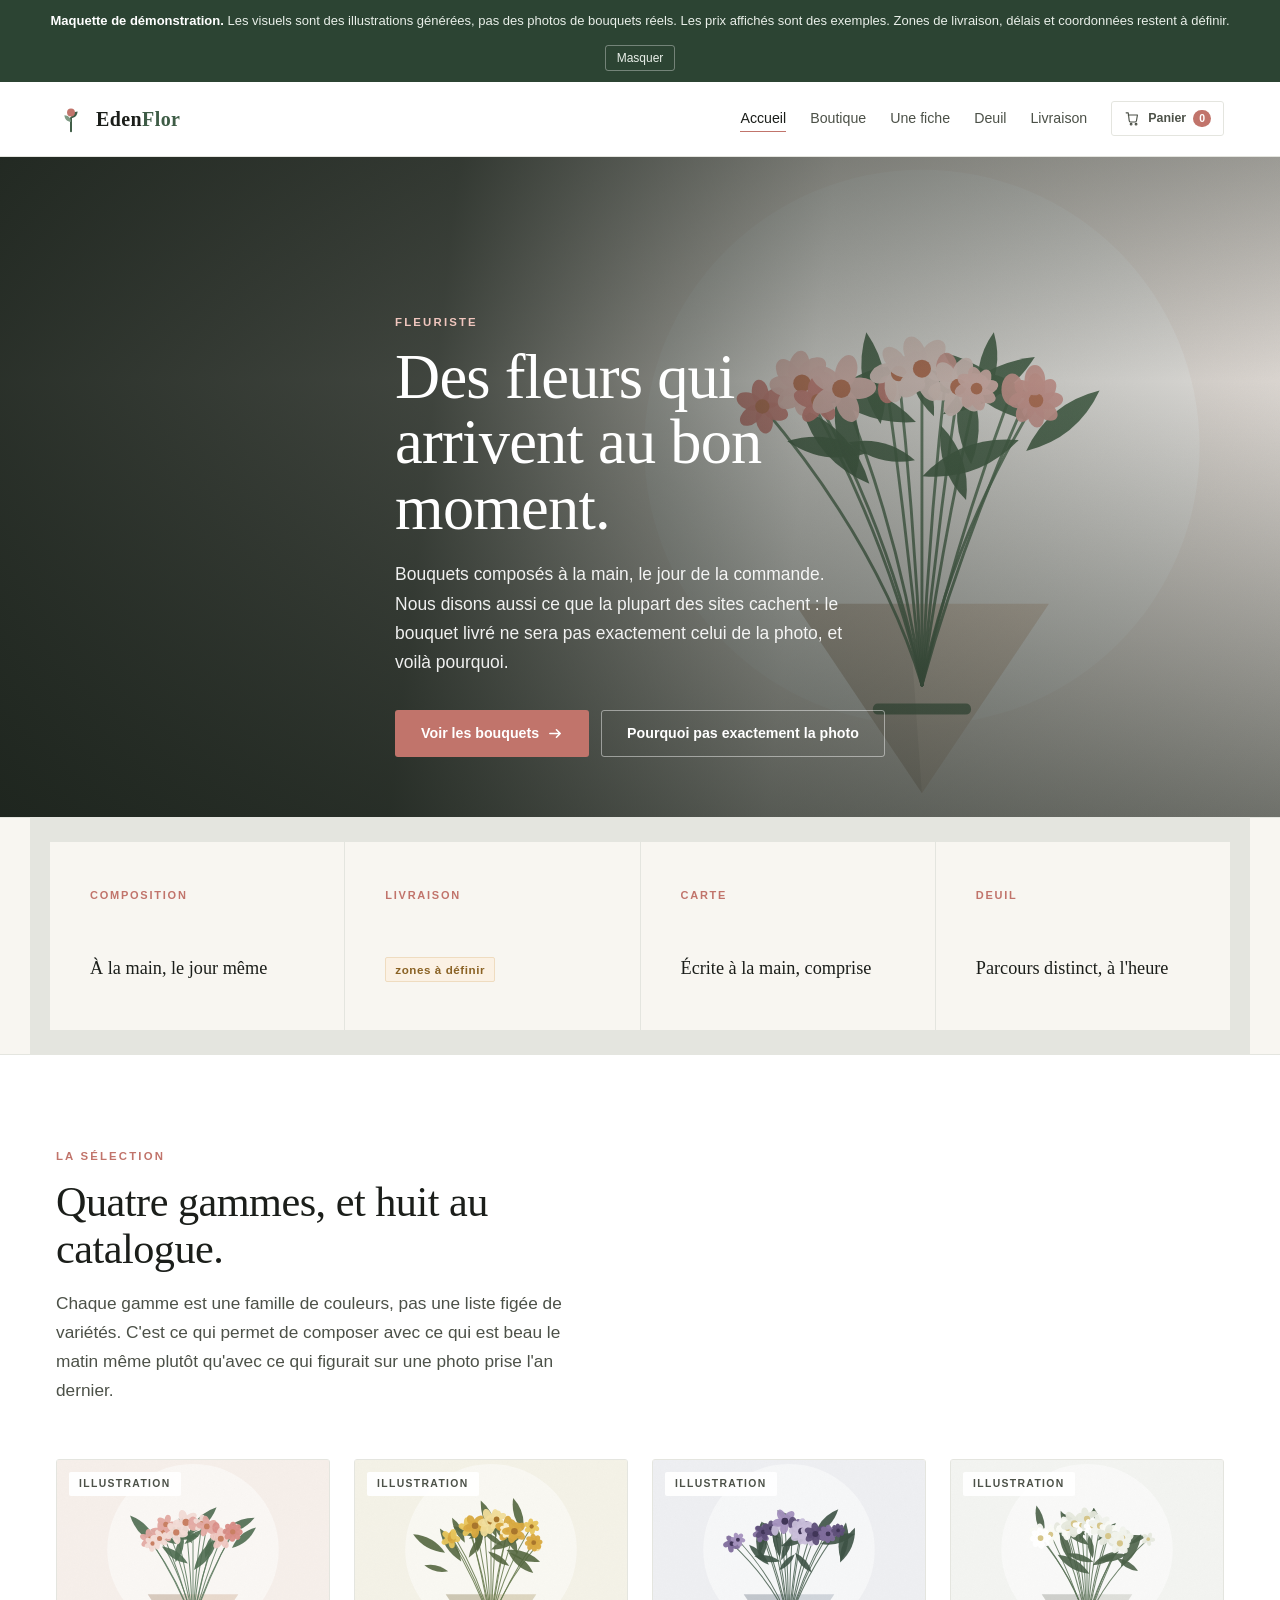
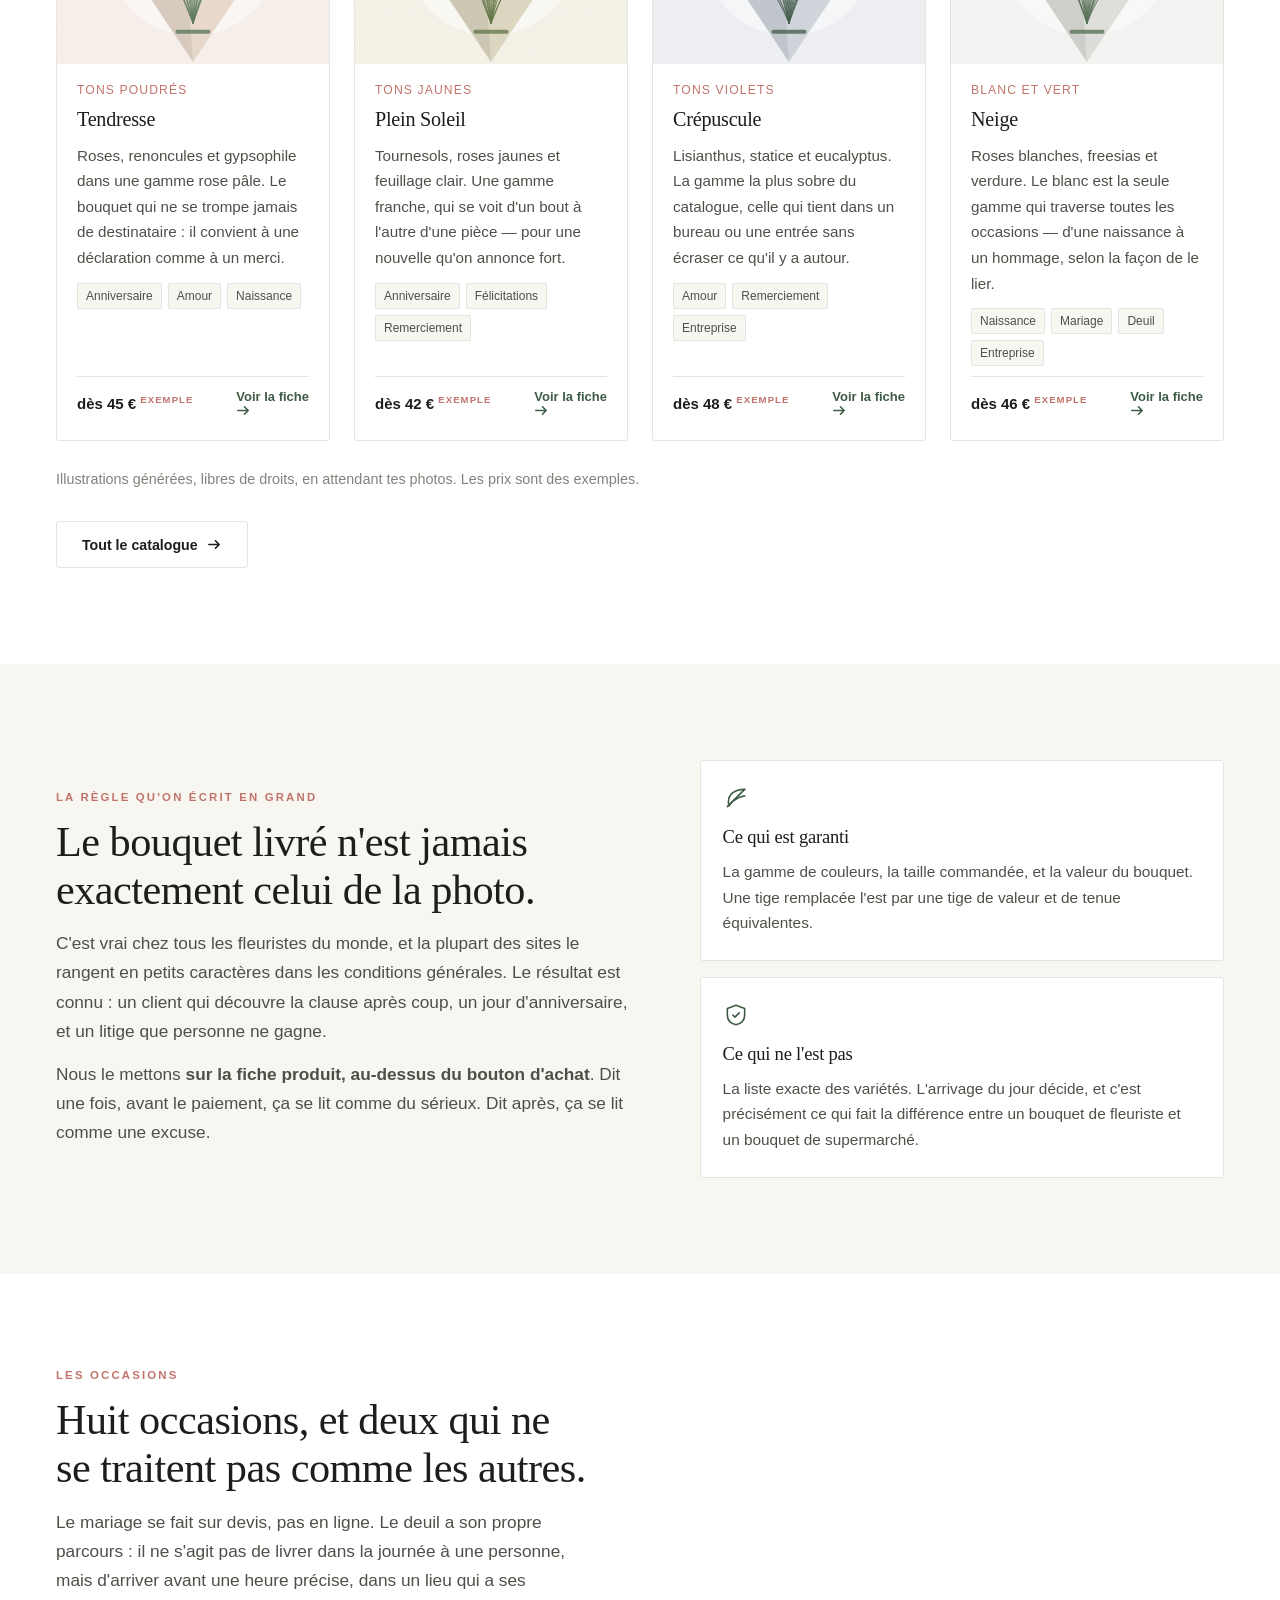
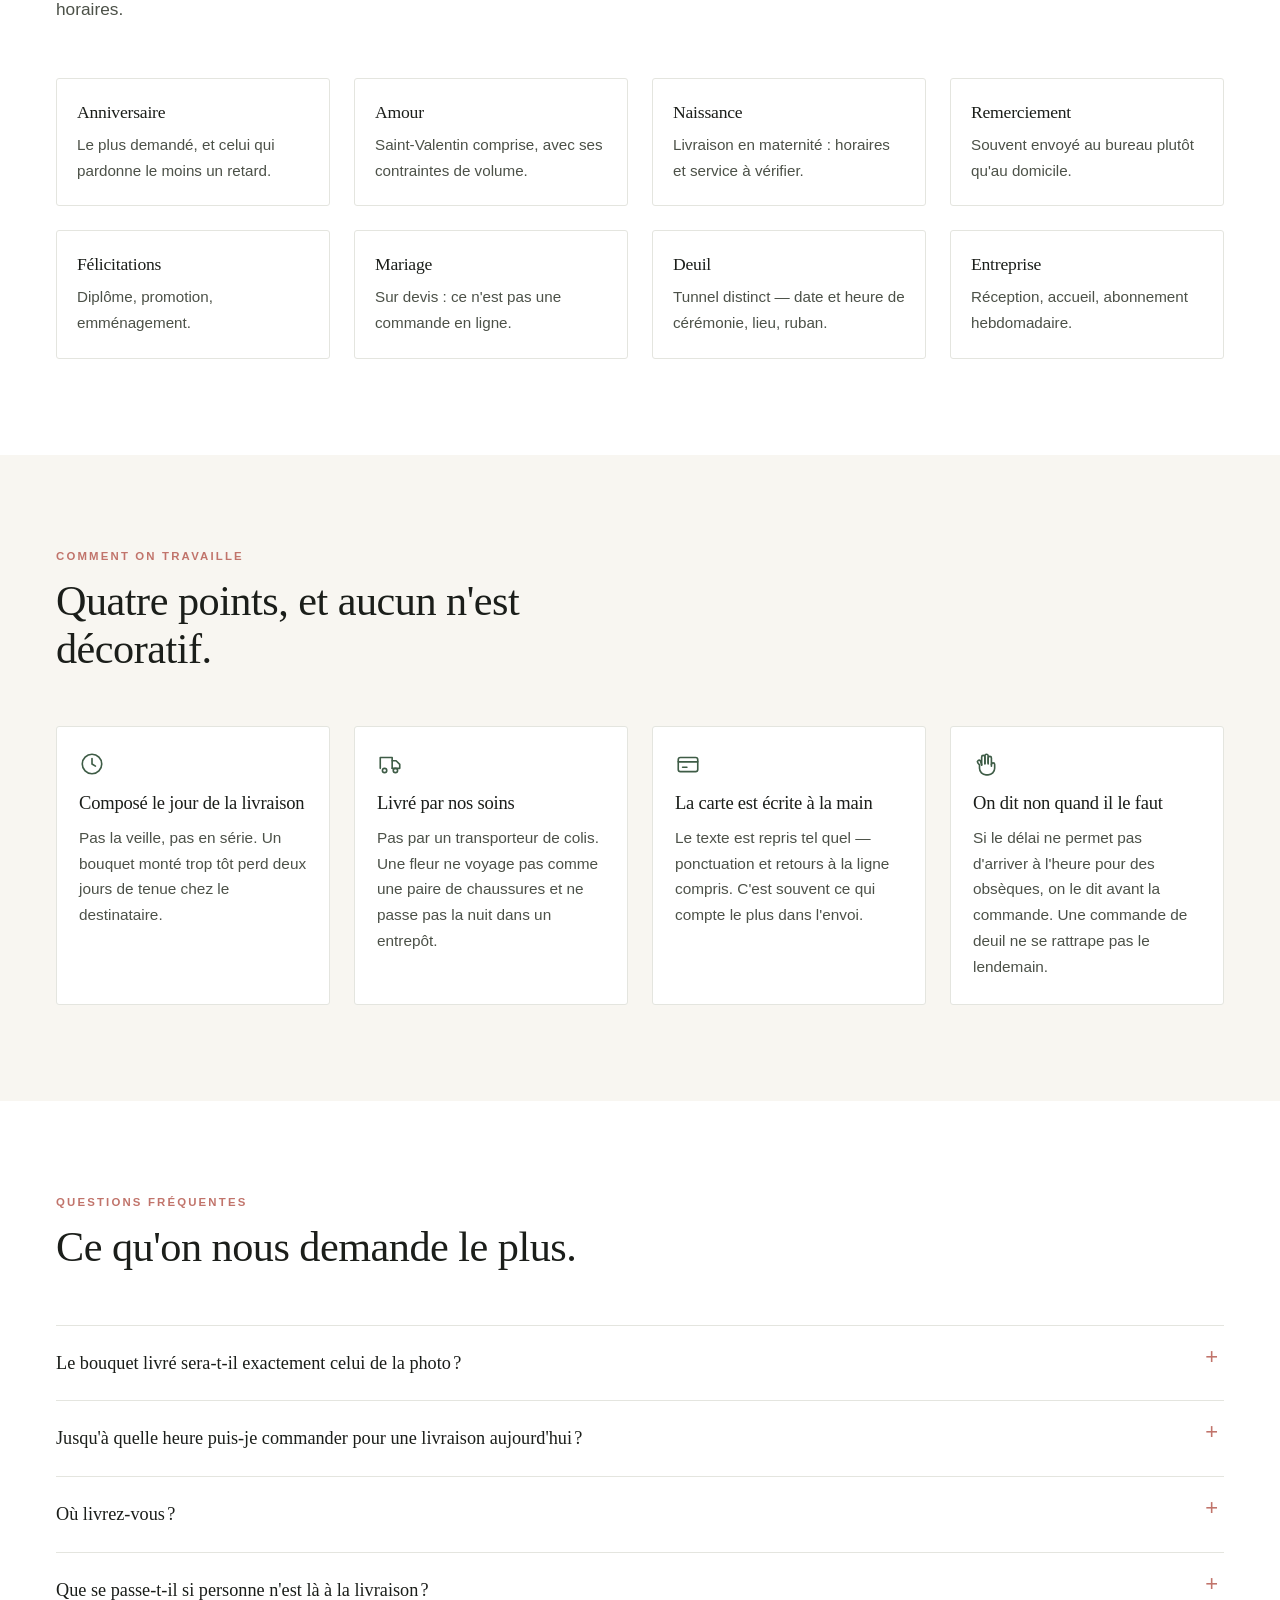
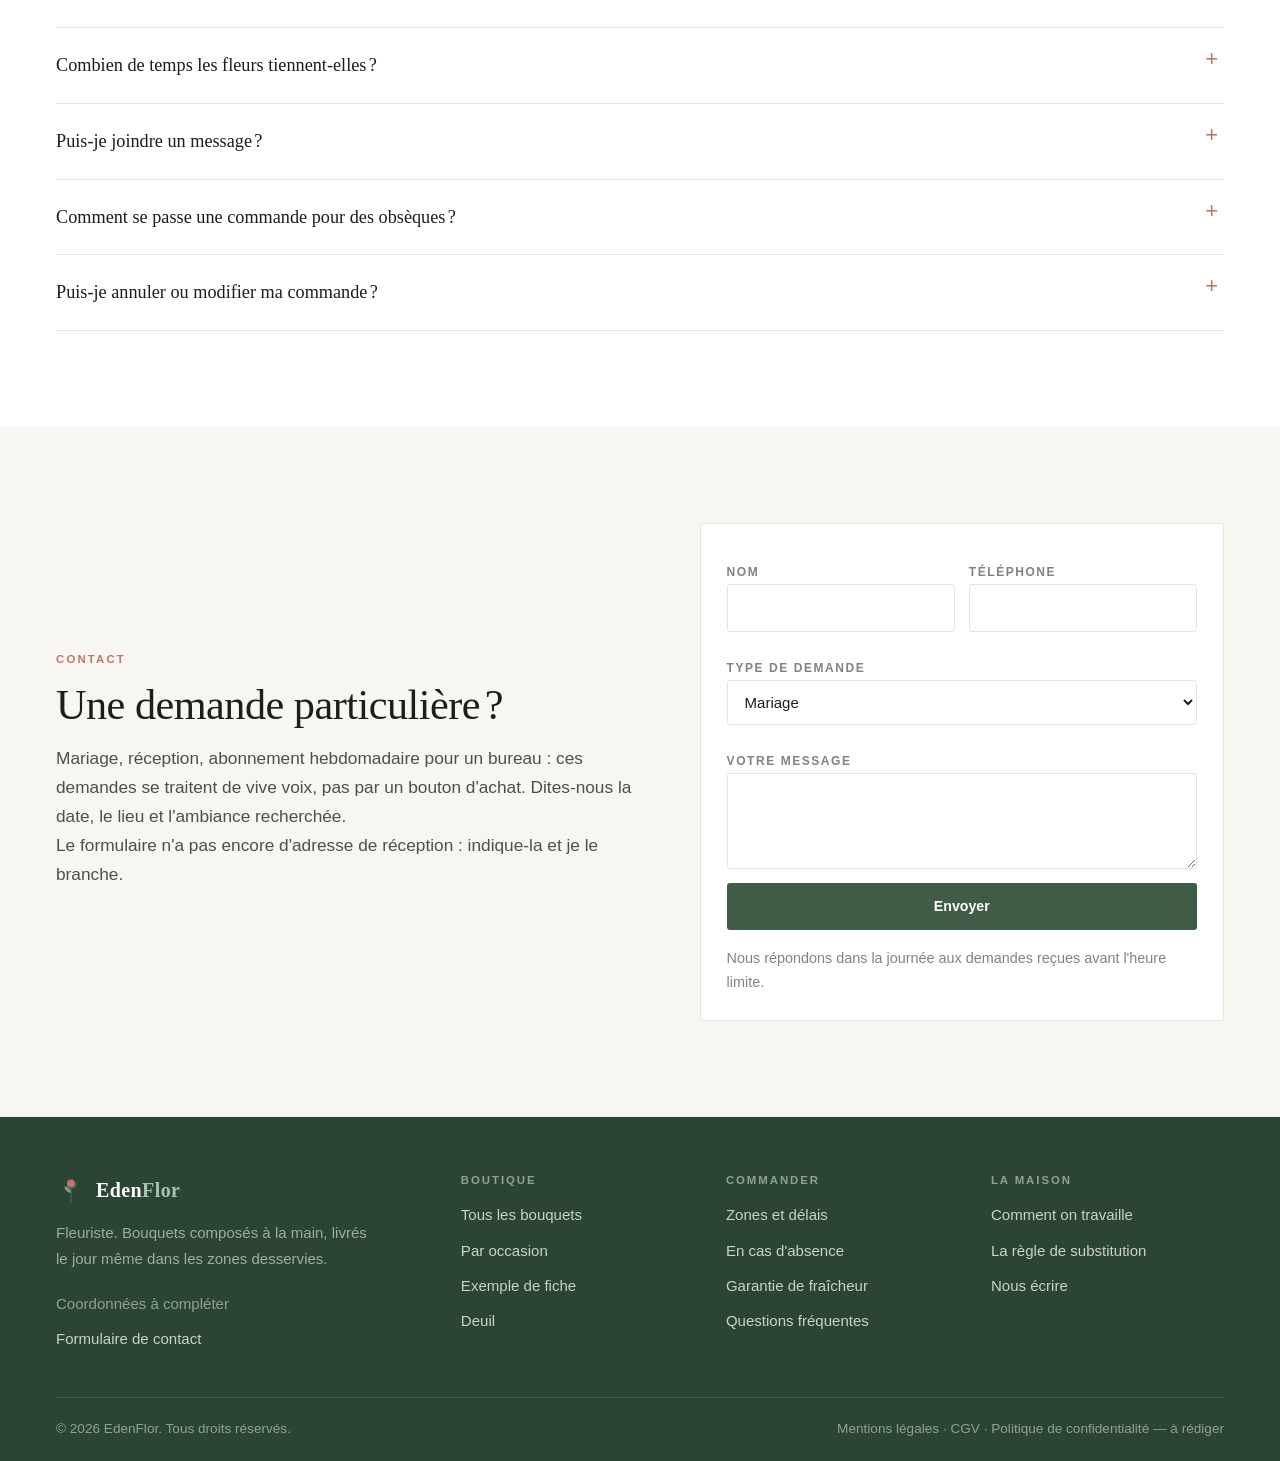
<file: index.html>
<!doctype html>
<html lang="fr">
<head>
<meta charset="utf-8">
<meta name="viewport" content="width=device-width,initial-scale=1">
<title>EdenFlor — Fleuriste, bouquets composés à la main et livrés le jour même</title>
<meta name="description" content="Bouquets composés à la main le jour de la livraison. La règle de substitution expliquée avant l&#x27;achat, et un parcours distinct pour les obsèques.">
<meta property="og:title" content="EdenFlor — Fleuriste, bouquets composés à la main et livrés le jour même">
<meta property="og:description" content="Bouquets composés à la main le jour de la livraison. La règle de substitution expliquée avant l&#x27;achat, et un parcours distinct pour les obsèques.">
<meta property="og:type" content="website">
<link rel="stylesheet" href="assets/site.css?v=4">
</head>
<body>
<div class="demo" id="demo">
  <span><b>Maquette de démonstration.</b> Les visuels sont des illustrations générées, pas des photos de bouquets réels. Les prix affichés sont des exemples. Zones de livraison, délais et coordonnées restent à définir.</span>
  <button onclick="document.getElementById('demo').remove()">Masquer</button>
</div>
<header class="hdr">
  <div class="wrap">
    <a class="brand" href="index.html"><svg class="mk" viewBox="0 0 32 32" fill="none" aria-hidden="true"><path d="M16 29V15" stroke="#3E5C46" stroke-width="2.1" stroke-linecap="round"/><path d="M16 15c0-4 3-7 7-7 0 4-3 7-7 7Z" fill="#3E5C46"/><path d="M16 19c0-4-3-7-7-7 0 4 3 7 7 7Z" fill="#7E9A84"/><circle cx="16" cy="9" r="4.2" fill="#C1746B"/></svg><span class="nm">Eden<em>Flor</em></span></a>
    <nav class="nav" id="nav"><a href="index.html" aria-current="page">Accueil</a><a href="boutique.html">Boutique</a><a href="bouquet.html">Une fiche</a><a href="deuil.html">Deuil</a><a href="livraison.html">Livraison</a></nav>
    <div class="tools">
      <a class="icb" href="boutique.html" aria-label="Panier, 0 article"><svg class="pan" viewBox="0 0 24 24" fill="none" stroke="currentColor" stroke-width="1.6" stroke-linecap="round" stroke-linejoin="round" aria-hidden="true"><path d="M6 7h13l-1.4 8.2a2 2 0 0 1-2 1.8H9.4a2 2 0 0 1-2-1.7L6 4H3"/><circle cx="10" cy="20" r="1.2"/><circle cx="17" cy="20" r="1.2"/></svg><span class="lab">Panier</span><span class="n">0</span></a>
    </div>
    <button class="burger" aria-label="Menu" aria-expanded="false" id="burger"><span></span><span></span><span></span></button>
  </div>
</header>

<div class="hero">
  <img src="assets/hero.svg" alt="Illustration d'un bouquet EdenFlor">
  <div class="wrap">
    <div class="eyebrow">Fleuriste</div>
    <h1>Des fleurs qui arrivent au bon moment.</h1>
    <p class="sub">Bouquets composés à la main, le jour de la commande. Nous disons aussi ce que la plupart des sites cachent : le bouquet livré ne sera pas exactement celui de la photo, et voilà pourquoi.</p>
    <div class="cta">
      <a class="btn btn-b" href="boutique.html">Voir les bouquets <svg class="ar" width="15" height="15" viewBox="0 0 16 16" fill="none" aria-hidden="true"><path d="M2 8h11M9 4l4 4-4 4" stroke="currentColor" stroke-width="1.7" stroke-linecap="round" stroke-linejoin="round"/></svg></a>
      <a class="btn btn-g" href="#substitution">Pourquoi pas exactement la photo</a>
    </div>
  </div>
</div>

<div class="strip">
  <div class="wrap">
    <div><div class="k">Composition</div><div class="v">À la main, le jour même</div></div>
    <div><div class="k">Livraison</div><div class="v"><span class="tbd">zones à définir</span></div></div>
    <div><div class="k">Carte</div><div class="v">Écrite à la main, comprise</div></div>
    <div><div class="k">Deuil</div><div class="v">Parcours distinct, à l'heure</div></div>
  </div>
</div>

<section id="selection">
  <div class="wrap">
    <div class="head">
      <div class="eyebrow">La sélection</div>
      <h2>Quatre gammes, et huit au catalogue.</h2>
      <p class="lede" style="margin-top:16px">Chaque gamme est une famille de couleurs, pas une liste figée de variétés. C'est ce qui permet de composer avec ce qui est beau le matin même plutôt qu'avec ce qui figurait sur une photo prise l'an dernier.</p>
    </div>
    <div class="grid g4"><article class="pc" data-oc="Anniversaire|Amour|Naissance">
  <div class="im"><img src="assets/b-tendresse.svg" alt="Illustration — Tendresse" loading="lazy"><span class="tag">Illustration</span></div>
  <div class="bd">
    <span class="gam">Tons poudrés</span>
    <h3>Tendresse</h3>
    <p>Roses, renoncules et gypsophile dans une gamme rose pâle. Le bouquet qui ne se trompe jamais de destinataire : il convient à une déclaration comme à un merci.</p>
    <ul class="oc"><li>Anniversaire</li><li>Amour</li><li>Naissance</li></ul>
    <div class="ft"><span class="px">dès 45&nbsp;€<span class="ex">exemple</span></span><a href="bouquet.html">Voir la fiche <svg class="ar" width="15" height="15" viewBox="0 0 16 16" fill="none" aria-hidden="true"><path d="M2 8h11M9 4l4 4-4 4" stroke="currentColor" stroke-width="1.7" stroke-linecap="round" stroke-linejoin="round"/></svg></a></div>
  </div>
</article><article class="pc" data-oc="Anniversaire|Félicitations|Remerciement">
  <div class="im"><img src="assets/b-soleil.svg" alt="Illustration — Plein Soleil" loading="lazy"><span class="tag">Illustration</span></div>
  <div class="bd">
    <span class="gam">Tons jaunes</span>
    <h3>Plein Soleil</h3>
    <p>Tournesols, roses jaunes et feuillage clair. Une gamme franche, qui se voit d&#x27;un bout à l&#x27;autre d&#x27;une pièce — pour une nouvelle qu&#x27;on annonce fort.</p>
    <ul class="oc"><li>Anniversaire</li><li>Félicitations</li><li>Remerciement</li></ul>
    <div class="ft"><span class="px">dès 42&nbsp;€<span class="ex">exemple</span></span><a href="bouquet.html">Voir la fiche <svg class="ar" width="15" height="15" viewBox="0 0 16 16" fill="none" aria-hidden="true"><path d="M2 8h11M9 4l4 4-4 4" stroke="currentColor" stroke-width="1.7" stroke-linecap="round" stroke-linejoin="round"/></svg></a></div>
  </div>
</article><article class="pc" data-oc="Amour|Remerciement|Entreprise">
  <div class="im"><img src="assets/b-crepuscule.svg" alt="Illustration — Crépuscule" loading="lazy"><span class="tag">Illustration</span></div>
  <div class="bd">
    <span class="gam">Tons violets</span>
    <h3>Crépuscule</h3>
    <p>Lisianthus, statice et eucalyptus. La gamme la plus sobre du catalogue, celle qui tient dans un bureau ou une entrée sans écraser ce qu&#x27;il y a autour.</p>
    <ul class="oc"><li>Amour</li><li>Remerciement</li><li>Entreprise</li></ul>
    <div class="ft"><span class="px">dès 48&nbsp;€<span class="ex">exemple</span></span><a href="bouquet.html">Voir la fiche <svg class="ar" width="15" height="15" viewBox="0 0 16 16" fill="none" aria-hidden="true"><path d="M2 8h11M9 4l4 4-4 4" stroke="currentColor" stroke-width="1.7" stroke-linecap="round" stroke-linejoin="round"/></svg></a></div>
  </div>
</article><article class="pc" data-oc="Naissance|Mariage|Deuil|Entreprise">
  <div class="im"><img src="assets/b-neige.svg" alt="Illustration — Neige" loading="lazy"><span class="tag">Illustration</span></div>
  <div class="bd">
    <span class="gam">Blanc et vert</span>
    <h3>Neige</h3>
    <p>Roses blanches, freesias et verdure. Le blanc est la seule gamme qui traverse toutes les occasions — d&#x27;une naissance à un hommage, selon la façon de le lier.</p>
    <ul class="oc"><li>Naissance</li><li>Mariage</li><li>Deuil</li><li>Entreprise</li></ul>
    <div class="ft"><span class="px">dès 46&nbsp;€<span class="ex">exemple</span></span><a href="bouquet.html">Voir la fiche <svg class="ar" width="15" height="15" viewBox="0 0 16 16" fill="none" aria-hidden="true"><path d="M2 8h11M9 4l4 4-4 4" stroke="currentColor" stroke-width="1.7" stroke-linecap="round" stroke-linejoin="round"/></svg></a></div>
  </div>
</article></div>
    <p class="note">Illustrations générées, libres de droits, en attendant tes photos. Les prix sont des exemples.</p>
    <div style="margin-top:30px"><a class="btn btn-o" href="boutique.html">Tout le catalogue <svg class="ar" width="15" height="15" viewBox="0 0 16 16" fill="none" aria-hidden="true"><path d="M2 8h11M9 4l4 4-4 4" stroke="currentColor" stroke-width="1.7" stroke-linecap="round" stroke-linejoin="round"/></svg></a></div>
  </div>
</section>

<section class="cream" id="substitution">
  <div class="wrap">
    <div class="split" style="align-items:center">
      <div>
        <div class="eyebrow">La règle qu'on écrit en grand</div>
        <h2>Le bouquet livré n'est jamais exactement celui de la photo.</h2>
        <p class="lede" style="margin-top:16px">C'est vrai chez tous les fleuristes du monde, et la plupart des sites le rangent en petits caractères dans les conditions générales. Le résultat est connu : un client qui découvre la clause après coup, un jour d'anniversaire, et un litige que personne ne gagne.</p>
        <p class="lede" style="margin-top:14px">Nous le mettons <b>sur la fiche produit, au-dessus du bouton d'achat</b>. Dit une fois, avant le paiement, ça se lit comme du sérieux. Dit après, ça se lit comme une excuse.</p>
      </div>
      <div>
        <div class="fc" style="margin-bottom:16px">
          <svg class="ic" viewBox="0 0 24 24" fill="none" stroke="currentColor" stroke-width="1.5" stroke-linecap="round" stroke-linejoin="round" aria-hidden="true"><path d="M20 4C10 4 5 9 5 16c0 2 .6 3.4.6 3.4S9 12 20 10"/><path d="M4 20 20 4"/></svg>
          <h3>Ce qui est garanti</h3>
          <p>La gamme de couleurs, la taille commandée, et la valeur du bouquet. Une tige remplacée l'est par une tige de valeur et de tenue équivalentes.</p>
        </div>
        <div class="fc">
          <svg class="ic" viewBox="0 0 24 24" fill="none" stroke="currentColor" stroke-width="1.5" stroke-linecap="round" stroke-linejoin="round" aria-hidden="true"><path d="M12 3 20 6v6c0 4.6-3.3 7.9-8 9-4.7-1.1-8-4.4-8-9V6Z"/><path d="m9 12 2 2 4-4"/></svg>
          <h3>Ce qui ne l'est pas</h3>
          <p>La liste exacte des variétés. L'arrivage du jour décide, et c'est précisément ce qui fait la différence entre un bouquet de fleuriste et un bouquet de supermarché.</p>
        </div>
      </div>
    </div>
  </div>
</section>

<section id="occasions">
  <div class="wrap">
    <div class="head">
      <div class="eyebrow">Les occasions</div>
      <h2>Huit occasions, et deux qui ne se traitent pas comme les autres.</h2>
      <p class="lede" style="margin-top:16px">Le mariage se fait sur devis, pas en ligne. Le deuil a son propre parcours : il ne s'agit pas de livrer dans la journée à une personne, mais d'arriver avant une heure précise, dans un lieu qui a ses horaires.</p>
    </div>
    <div class="grid g4"><div class="box"><h3>Anniversaire</h3><p>Le plus demandé, et celui qui pardonne le moins un retard.</p></div><div class="box"><h3>Amour</h3><p>Saint-Valentin comprise, avec ses contraintes de volume.</p></div><div class="box"><h3>Naissance</h3><p>Livraison en maternité : horaires et service à vérifier.</p></div><div class="box"><h3>Remerciement</h3><p>Souvent envoyé au bureau plutôt qu&#x27;au domicile.</p></div><div class="box"><h3>Félicitations</h3><p>Diplôme, promotion, emménagement.</p></div><div class="box"><h3>Mariage</h3><p>Sur devis : ce n&#x27;est pas une commande en ligne.</p></div><div class="box"><h3>Deuil</h3><p>Tunnel distinct — date et heure de cérémonie, lieu, ruban.</p></div><div class="box"><h3>Entreprise</h3><p>Réception, accueil, abonnement hebdomadaire.</p></div></div>
  </div>
</section>

<section class="cream" id="methode">
  <div class="wrap">
    <div class="head"><div class="eyebrow">Comment on travaille</div><h2>Quatre points, et aucun n'est décoratif.</h2></div>
    <div class="grid g4">
      <div class="fc"><svg class="ic" viewBox="0 0 24 24" fill="none" stroke="currentColor" stroke-width="1.5" stroke-linecap="round" stroke-linejoin="round" aria-hidden="true"><circle cx="12" cy="12" r="9"/><path d="M12 7v5l3.2 2"/></svg><h3>Composé le jour de la livraison</h3><p>Pas la veille, pas en série. Un bouquet monté trop tôt perd deux jours de tenue chez le destinataire.</p></div>
      <div class="fc"><svg class="ic" viewBox="0 0 24 24" fill="none" stroke="currentColor" stroke-width="1.5" stroke-linecap="round" stroke-linejoin="round" aria-hidden="true"><path d="M3 16V6h11v10"/><path d="M14 9h3.6L21 12.4V16h-7"/><circle cx="7" cy="18" r="2"/><circle cx="17" cy="18" r="2"/></svg><h3>Livré par nos soins</h3><p>Pas par un transporteur de colis. Une fleur ne voyage pas comme une paire de chaussures et ne passe pas la nuit dans un entrepôt.</p></div>
      <div class="fc"><svg class="ic" viewBox="0 0 24 24" fill="none" stroke="currentColor" stroke-width="1.5" stroke-linecap="round" stroke-linejoin="round" aria-hidden="true"><rect x="3" y="6" width="18" height="13" rx="2"/><path d="M3 10h18M7 15h4"/></svg><h3>La carte est écrite à la main</h3><p>Le texte est repris tel quel — ponctuation et retours à la ligne compris. C'est souvent ce qui compte le plus dans l'envoi.</p></div>
      <div class="fc"><svg class="ic" viewBox="0 0 24 24" fill="none" stroke="currentColor" stroke-width="1.5" stroke-linecap="round" stroke-linejoin="round" aria-hidden="true"><path d="M8 13V5.5a1.5 1.5 0 0 1 3 0V12"/><path d="M11 11.5V4.5a1.5 1.5 0 0 1 3 0V12"/><path d="M14 11V6.5a1.5 1.5 0 0 1 3 0V14"/><path d="M17 12.5a1.5 1.5 0 0 1 3 0V16a6 6 0 0 1-6 6h-2a6 6 0 0 1-6-6v-3l-1.6-2.1a1.5 1.5 0 0 1 2.4-1.8L8 13"/></svg><h3>On dit non quand il le faut</h3><p>Si le délai ne permet pas d'arriver à l'heure pour des obsèques, on le dit avant la commande. Une commande de deuil ne se rattrape pas le lendemain.</p></div>
    </div>
  </div>
</section>

<section id="faq">
  <div class="wrap">
    <div class="head"><div class="eyebrow">Questions fréquentes</div><h2>Ce qu'on nous demande le plus.</h2></div>
    <div class="faq"><details><summary>Le bouquet livré sera-t-il exactement celui de la photo ?</summary><div class="a"><p><b>Non, et aucun fleuriste sérieux ne vous promettra le contraire.</b> La fleur est un produit vivant et saisonnier : ce qui arrive au marché le matin n'est pas ce qui arrivera dans trois semaines. Quand une variété manque, elle est remplacée par une tige de valeur et de tenue équivalentes, dans la même gamme de couleurs.</p><p>Ce qui est garanti, c'est la gamme de couleurs, la taille, et la valeur. Ce qui ne l'est pas, c'est la liste exacte des variétés. Nous l'écrivons ici, sur la fiche produit, plutôt que dans les conditions générales — parce que c'est là qu'on le lit avant d'acheter, pas après.</p></div></details><details><summary>Jusqu'à quelle heure puis-je commander pour une livraison aujourd'hui ?</summary><div class="a"><p>Une heure limite existe et elle est affichée sur la page Livraison. Passé cette heure, la commande bascule automatiquement au jour suivant et vous le voyez avant de payer, pas après.</p><p>Cette heure n'est pas encore renseignée sur cette maquette : elle dépend de l'organisation de l'atelier et des zones desservies.</p></div></details><details><summary>Où livrez-vous ?</summary><div class="a"><p>Les zones desservies et leurs frais figurent sur la page Livraison. Elles ne sont pas encore renseignées ici : ce sont des décisions commerciales, pas des données que je peux aller chercher.</p></div></details><details><summary>Que se passe-t-il si personne n'est là à la livraison ?</summary><div class="a"><p>C'est la question la plus fréquente et celle qui produit le plus de litiges. Trois solutions existent — remise à un voisin ou à un gardien, dépôt dans un lieu sûr, ou nouvelle présentation — et elles n'ont pas le même coût.</p><p>La règle retenue sera écrite sur la page Livraison, en clair, avec la mention de qui paie une seconde présentation. Une règle floue sur ce point se paie en remboursements.</p></div></details><details><summary>Combien de temps les fleurs tiennent-elles ?</summary><div class="a"><p>Une semaine environ pour un bouquet coupé, à condition de recouper les tiges en biseau tous les deux jours, de changer l'eau aussi souvent, et de tenir le vase loin d'une source de chaleur et d'une corbeille de fruits — l'éthylène des fruits fait vieillir les fleurs plus vite.</p><p>Une plante fleurie tient des mois. C'est pourquoi elle est souvent le meilleur choix pour un bureau.</p></div></details><details><summary>Puis-je joindre un message ?</summary><div class="a"><p>Oui. Une carte est comprise avec chaque commande, écrite à la main. Le texte se saisit à l'étape de commande, et il est relu tel quel — ponctuation et retours à la ligne compris.</p></div></details><details><summary>Comment se passe une commande pour des obsèques ?</summary><div class="a"><p>Par un parcours distinct, parce que la contrainte n'est pas la même. Il ne s'agit pas de livrer dans la journée à une personne, mais d'arriver <b>avant une heure précise</b>, dans un lieu — funérarium, lieu de culte, cimetière — qui a ses propres horaires d'accès.</p><p>Le formulaire demande donc la date ET l'heure de la cérémonie, le lieu exact, le nom du défunt pour l'accueil, et le texte du ruban. Une commande de deuil n'est pas rattrapable le lendemain : le délai minimum est indiqué avant la validation.</p></div></details><details><summary>Puis-je annuler ou modifier ma commande ?</summary><div class="a"><p>Tant que le bouquet n'est pas monté, oui. Une fois composé, non : il est fait à la main pour un destinataire et ne se remet pas en vente.</p><p>Le délai exact d'annulation dépend de l'heure limite retenue par l'atelier. Il sera affiché sur la page Livraison, et c'est une information à donner avant le paiement — pas dans un courriel de confirmation.</p></div></details></div>
  </div>
</section>

<section class="cream" id="contact">
  <div class="wrap">
    <div class="split">
      <div>
        <div class="eyebrow">Contact</div>
        <h2>Une demande particulière ?</h2>
        <p class="lede" style="margin-top:16px">Mariage, réception, abonnement hebdomadaire pour un bureau : ces demandes se traitent de vive voix, pas par un bouton d'achat. Dites-nous la date, le lieu et l'ambiance recherchée.</p>
        <p class="lede" style="margin-top:14px muted">Le formulaire n'a pas encore d'adresse de réception : indique-la et je le branche.</p>
      </div>
      <form class="form" data-demo>
        <div class="champ"><label>Nom</label><input type="text" autocomplete="name"></div>
        <div class="champ"><label>Téléphone</label><input type="tel" autocomplete="tel"></div>
        <div class="champ plein"><label>Type de demande</label>
          <select><option>Mariage</option><option>Réception ou entreprise</option><option>Abonnement</option><option>Deuil</option><option>Autre</option></select></div>
        <div class="champ plein"><label>Votre message</label><textarea></textarea></div>
        <div class="plein"><button class="btn btn-p wide" type="submit">Envoyer</button></div>
        <p class="note" data-note>Nous répondons dans la journée aux demandes reçues avant l'heure limite.</p>
      </form>
    </div>
  </div>
</section>

<footer class="ft-main">
  <div class="wrap">
    <div class="cols">
      <div>
        <div class="brand"><svg class="mk" viewBox="0 0 32 32" fill="none" aria-hidden="true"><path d="M16 29V15" stroke="#3E5C46" stroke-width="2.1" stroke-linecap="round"/><path d="M16 15c0-4 3-7 7-7 0 4-3 7-7 7Z" fill="#3E5C46"/><path d="M16 19c0-4-3-7-7-7 0 4 3 7 7 7Z" fill="#7E9A84"/><circle cx="16" cy="9" r="4.2" fill="#C1746B"/></svg><span class="nm">Eden<em>Flor</em></span></div>
        <p class="bl">Fleuriste. Bouquets composés à la main, livrés le jour même dans les zones desservies.</p>
        <ul style="margin-top:18px">
          <li class="muted" style="color:#8FA391">Coordonnées à compléter</li>
          <li><a href="index.html#contact">Formulaire de contact</a></li>
        </ul>
      </div>
      <div>
        <h4>Boutique</h4>
        <ul>
          <li><a href="boutique.html">Tous les bouquets</a></li>
          <li><a href="boutique.html#occasions">Par occasion</a></li>
          <li><a href="bouquet.html">Exemple de fiche</a></li>
          <li><a href="deuil.html">Deuil</a></li>
        </ul>
      </div>
      <div>
        <h4>Commander</h4>
        <ul>
          <li><a href="livraison.html">Zones et délais</a></li>
          <li><a href="livraison.html#absence">En cas d'absence</a></li>
          <li><a href="livraison.html#fraicheur">Garantie de fraîcheur</a></li>
          <li><a href="index.html#faq">Questions fréquentes</a></li>
        </ul>
      </div>
      <div>
        <h4>La maison</h4>
        <ul>
          <li><a href="index.html#methode">Comment on travaille</a></li>
          <li><a href="index.html#substitution">La règle de substitution</a></li>
          <li><a href="index.html#contact">Nous écrire</a></li>
        </ul>
      </div>
    </div>
  </div>
  <div class="wrap">
    <div class="ft-bot">
      <span>© 2026 EdenFlor. Tous droits réservés.</span>
      <span>Mentions légales · CGV · Politique de confidentialité — à rédiger</span>
    </div>
  </div>
</footer>
<script>
(function(){
  var b=document.getElementById('burger'), n=document.getElementById('nav');
  if(b&&n) b.addEventListener('click',function(){
    var o=n.classList.toggle('open');
    b.setAttribute('aria-expanded', o?'true':'false');
  });
  // Les formulaires n'ont pas d'adresse de reception : on intercepte plutot
  // que de laisser un envoi recharger la page et avoir l'air casse.
  document.querySelectorAll('form[data-demo]').forEach(function(f){
    f.addEventListener('submit',function(e){
      e.preventDefault();
      var n=f.querySelector('[data-note]');
      if(n) n.textContent="Formulaire de démonstration — non connecté. Indiquez l'adresse de réception et je le branche.";
    });
  });
  // Choix de taille sur la fiche produit : purement visuel, pas de panier.
  document.querySelectorAll('[data-opts]').forEach(function(g){
    g.querySelectorAll('.opt').forEach(function(o){
      o.addEventListener('click',function(){
        g.querySelectorAll('.opt').forEach(function(x){x.classList.remove('on')});
        o.classList.add('on');
        var p=document.getElementById('prix-choisi');
        if(p) p.textContent=o.dataset.prix;
      });
    });
  });
  // Filtres de la boutique : ils filtrent pour de vrai, cote navigateur.
  var f=document.getElementById('filtres');
  if(f){
    var cartes=[].slice.call(document.querySelectorAll('#catalogue [data-oc]'));
    var vide=document.getElementById('vide');
    f.addEventListener('click',function(e){
      var b=e.target.closest('button'); if(!b) return;
      f.querySelectorAll('button').forEach(function(x){x.setAttribute('aria-pressed','false')});
      b.setAttribute('aria-pressed','true');
      var oc=b.dataset.oc, n=0;
      cartes.forEach(function(c){
        var ok = !oc || c.dataset.oc.split('|').indexOf(oc)>-1;
        c.style.display = ok?'':'none';
        if(ok) n++;
      });
      if(vide) vide.hidden = n>0;
    });
  }
})();
</script>
</body>
</html>
</file>
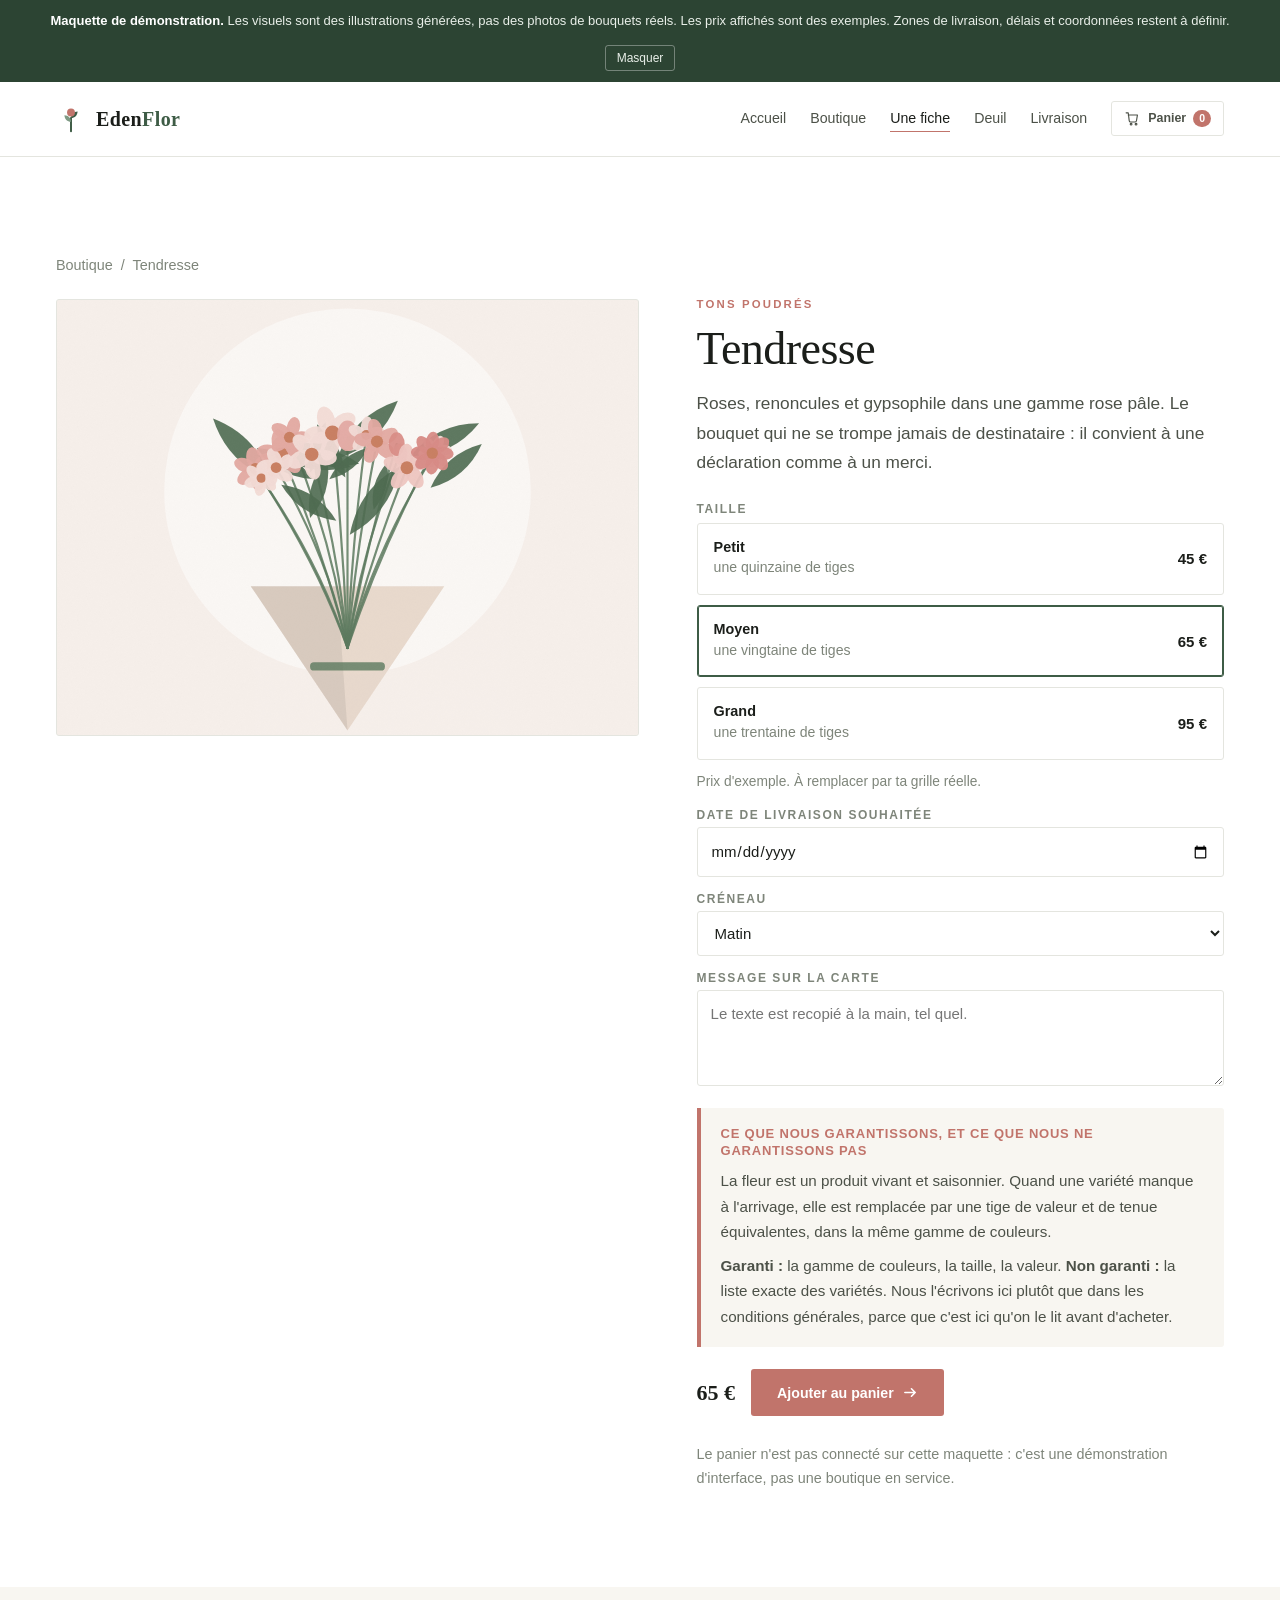
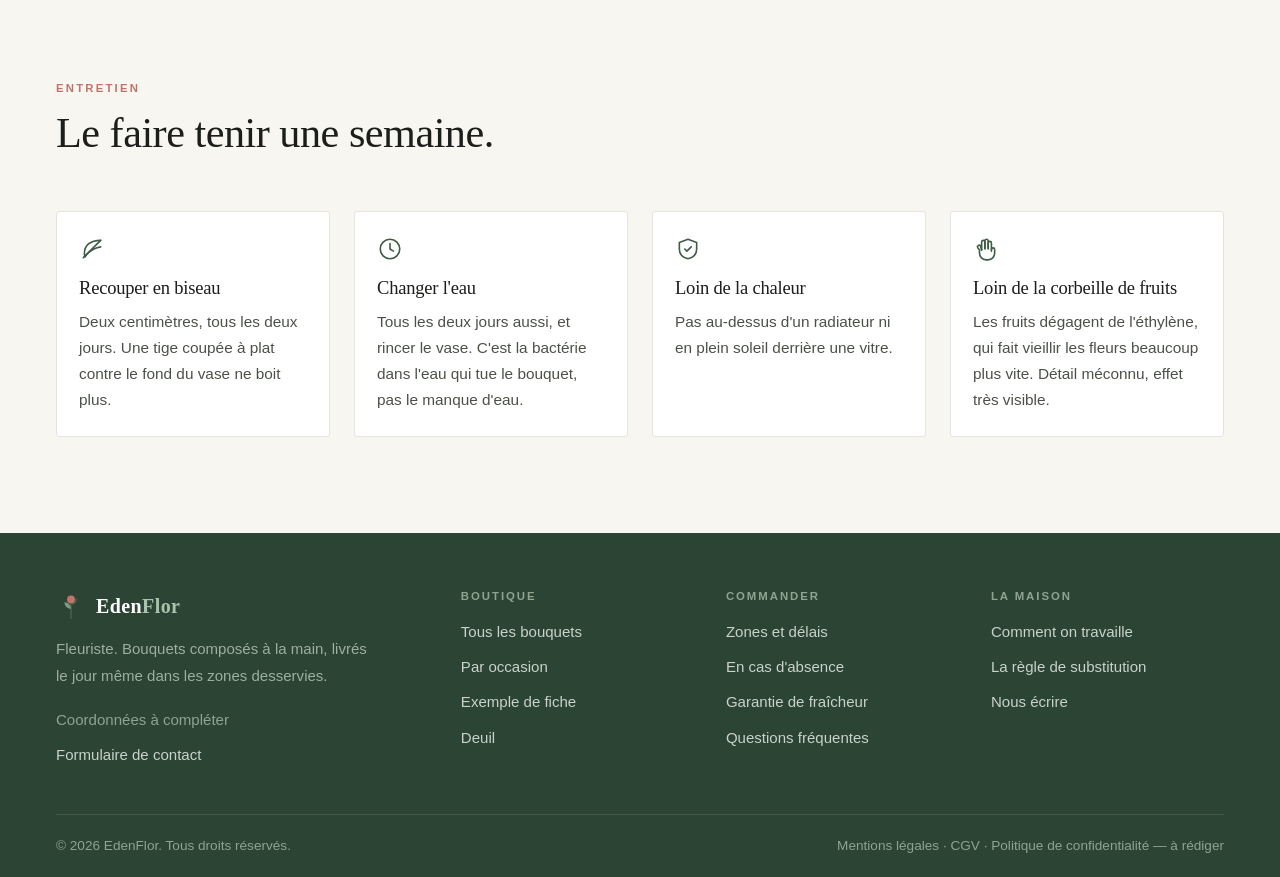
<file: bouquet.html>
<!doctype html>
<html lang="fr">
<head>
<meta charset="utf-8">
<meta name="viewport" content="width=device-width,initial-scale=1">
<title>EdenFlor — Tendresse, bouquet tons poudrés</title>
<meta name="description" content="Exemple de fiche produit : choix de taille, date et créneau de livraison, message sur la carte, et la règle de substitution affichée avant le bouton d&#x27;achat.">
<meta property="og:title" content="EdenFlor — Tendresse, bouquet tons poudrés">
<meta property="og:description" content="Exemple de fiche produit : choix de taille, date et créneau de livraison, message sur la carte, et la règle de substitution affichée avant le bouton d&#x27;achat.">
<meta property="og:type" content="website">
<link rel="stylesheet" href="assets/site.css?v=4">
</head>
<body>
<div class="demo" id="demo">
  <span><b>Maquette de démonstration.</b> Les visuels sont des illustrations générées, pas des photos de bouquets réels. Les prix affichés sont des exemples. Zones de livraison, délais et coordonnées restent à définir.</span>
  <button onclick="document.getElementById('demo').remove()">Masquer</button>
</div>
<header class="hdr">
  <div class="wrap">
    <a class="brand" href="index.html"><svg class="mk" viewBox="0 0 32 32" fill="none" aria-hidden="true"><path d="M16 29V15" stroke="#3E5C46" stroke-width="2.1" stroke-linecap="round"/><path d="M16 15c0-4 3-7 7-7 0 4-3 7-7 7Z" fill="#3E5C46"/><path d="M16 19c0-4-3-7-7-7 0 4 3 7 7 7Z" fill="#7E9A84"/><circle cx="16" cy="9" r="4.2" fill="#C1746B"/></svg><span class="nm">Eden<em>Flor</em></span></a>
    <nav class="nav" id="nav"><a href="index.html">Accueil</a><a href="boutique.html">Boutique</a><a href="bouquet.html" aria-current="page">Une fiche</a><a href="deuil.html">Deuil</a><a href="livraison.html">Livraison</a></nav>
    <div class="tools">
      <a class="icb" href="boutique.html" aria-label="Panier, 0 article"><svg class="pan" viewBox="0 0 24 24" fill="none" stroke="currentColor" stroke-width="1.6" stroke-linecap="round" stroke-linejoin="round" aria-hidden="true"><path d="M6 7h13l-1.4 8.2a2 2 0 0 1-2 1.8H9.4a2 2 0 0 1-2-1.7L6 4H3"/><circle cx="10" cy="20" r="1.2"/><circle cx="17" cy="20" r="1.2"/></svg><span class="lab">Panier</span><span class="n">0</span></a>
    </div>
    <button class="burger" aria-label="Menu" aria-expanded="false" id="burger"><span></span><span></span><span></span></button>
  </div>
</header>

<section>
  <div class="wrap">
    <p class="muted" style="font-size:.9rem;margin-bottom:22px"><a href="boutique.html">Boutique</a> &nbsp;/&nbsp; Tendresse</p>
    <div class="fiche">
      <div class="visu"><img src="assets/b-tendresse.svg" alt="Illustration — Tendresse"></div>
      <div>
        <div class="eyebrow">Tons poudrés</div>
        <h1 style="font-size:clamp(2rem,3.6vw,2.9rem)">Tendresse</h1>
        <p class="lede" style="margin-top:16px">Roses, renoncules et gypsophile dans une gamme rose pâle. Le bouquet qui ne se trompe jamais de destinataire : il convient à une déclaration comme à un merci.</p>

        <div style="margin-top:26px;font:600 12px/1 var(--sans);letter-spacing:.13em;text-transform:uppercase;color:var(--ink-3)">Taille</div>
        <div class="opts" data-opts><div class="opt" data-prix="45&nbsp;€"><div><div class="t">Petit</div><div class="d">une quinzaine de tiges</div></div><div class="p">45&nbsp;€</div></div><div class="opt on" data-prix="65&nbsp;€"><div><div class="t">Moyen</div><div class="d">une vingtaine de tiges</div></div><div class="p">65&nbsp;€</div></div><div class="opt" data-prix="95&nbsp;€"><div><div class="t">Grand</div><div class="d">une trentaine de tiges</div></div><div class="p">95&nbsp;€</div></div></div>
        <p class="muted" style="font-size:.86rem;margin-top:10px">Prix d'exemple. À remplacer par ta grille réelle.</p>

        <div class="champ"><label>Date de livraison souhaitée</label><input type="date"></div>
        <div class="champ"><label>Créneau</label>
          <select><option>Matin</option><option>Après-midi</option><option>Peu importe</option></select></div>
        <div class="champ"><label>Message sur la carte</label>
          <textarea placeholder="Le texte est recopié à la main, tel quel."></textarea></div>

        <div class="subst">
  <h4>Ce que nous garantissons, et ce que nous ne garantissons pas</h4>
  <p>La fleur est un produit vivant et saisonnier. Quand une variété manque à l'arrivage, elle est remplacée par une tige de valeur et de tenue équivalentes, dans la même gamme de couleurs.</p>
  <p><b>Garanti :</b> la gamme de couleurs, la taille, la valeur. <b>Non garanti :</b> la liste exacte des variétés. Nous l'écrivons ici plutôt que dans les conditions générales, parce que c'est ici qu'on le lit avant d'acheter.</p>
</div>

        <div style="display:flex;align-items:center;gap:16px;margin-top:22px;flex-wrap:wrap">
          <span style="font:600 22px/1 var(--serif)" id="prix-choisi">65&nbsp;€</span>
          <a class="btn btn-b" href="#" onclick="return false">Ajouter au panier <svg class="ar" width="15" height="15" viewBox="0 0 16 16" fill="none" aria-hidden="true"><path d="M2 8h11M9 4l4 4-4 4" stroke="currentColor" stroke-width="1.7" stroke-linecap="round" stroke-linejoin="round"/></svg></a>
        </div>
        <p class="note">Le panier n'est pas connecté sur cette maquette : c'est une démonstration d'interface, pas une boutique en service.</p>
      </div>
    </div>
  </div>
</section>

<section class="cream">
  <div class="wrap">
    <div class="head"><div class="eyebrow">Entretien</div><h2>Le faire tenir une semaine.</h2></div>
    <div class="grid g4">
      <div class="fc"><svg class="ic" viewBox="0 0 24 24" fill="none" stroke="currentColor" stroke-width="1.5" stroke-linecap="round" stroke-linejoin="round" aria-hidden="true"><path d="M20 4C10 4 5 9 5 16c0 2 .6 3.4.6 3.4S9 12 20 10"/><path d="M4 20 20 4"/></svg><h3>Recouper en biseau</h3><p>Deux centimètres, tous les deux jours. Une tige coupée à plat contre le fond du vase ne boit plus.</p></div>
      <div class="fc"><svg class="ic" viewBox="0 0 24 24" fill="none" stroke="currentColor" stroke-width="1.5" stroke-linecap="round" stroke-linejoin="round" aria-hidden="true"><circle cx="12" cy="12" r="9"/><path d="M12 7v5l3.2 2"/></svg><h3>Changer l'eau</h3><p>Tous les deux jours aussi, et rincer le vase. C'est la bactérie dans l'eau qui tue le bouquet, pas le manque d'eau.</p></div>
      <div class="fc"><svg class="ic" viewBox="0 0 24 24" fill="none" stroke="currentColor" stroke-width="1.5" stroke-linecap="round" stroke-linejoin="round" aria-hidden="true"><path d="M12 3 20 6v6c0 4.6-3.3 7.9-8 9-4.7-1.1-8-4.4-8-9V6Z"/><path d="m9 12 2 2 4-4"/></svg><h3>Loin de la chaleur</h3><p>Pas au-dessus d'un radiateur ni en plein soleil derrière une vitre.</p></div>
      <div class="fc"><svg class="ic" viewBox="0 0 24 24" fill="none" stroke="currentColor" stroke-width="1.5" stroke-linecap="round" stroke-linejoin="round" aria-hidden="true"><path d="M8 13V5.5a1.5 1.5 0 0 1 3 0V12"/><path d="M11 11.5V4.5a1.5 1.5 0 0 1 3 0V12"/><path d="M14 11V6.5a1.5 1.5 0 0 1 3 0V14"/><path d="M17 12.5a1.5 1.5 0 0 1 3 0V16a6 6 0 0 1-6 6h-2a6 6 0 0 1-6-6v-3l-1.6-2.1a1.5 1.5 0 0 1 2.4-1.8L8 13"/></svg><h3>Loin de la corbeille de fruits</h3><p>Les fruits dégagent de l'éthylène, qui fait vieillir les fleurs beaucoup plus vite. Détail méconnu, effet très visible.</p></div>
    </div>
  </div>
</section>

<footer class="ft-main">
  <div class="wrap">
    <div class="cols">
      <div>
        <div class="brand"><svg class="mk" viewBox="0 0 32 32" fill="none" aria-hidden="true"><path d="M16 29V15" stroke="#3E5C46" stroke-width="2.1" stroke-linecap="round"/><path d="M16 15c0-4 3-7 7-7 0 4-3 7-7 7Z" fill="#3E5C46"/><path d="M16 19c0-4-3-7-7-7 0 4 3 7 7 7Z" fill="#7E9A84"/><circle cx="16" cy="9" r="4.2" fill="#C1746B"/></svg><span class="nm">Eden<em>Flor</em></span></div>
        <p class="bl">Fleuriste. Bouquets composés à la main, livrés le jour même dans les zones desservies.</p>
        <ul style="margin-top:18px">
          <li class="muted" style="color:#8FA391">Coordonnées à compléter</li>
          <li><a href="index.html#contact">Formulaire de contact</a></li>
        </ul>
      </div>
      <div>
        <h4>Boutique</h4>
        <ul>
          <li><a href="boutique.html">Tous les bouquets</a></li>
          <li><a href="boutique.html#occasions">Par occasion</a></li>
          <li><a href="bouquet.html">Exemple de fiche</a></li>
          <li><a href="deuil.html">Deuil</a></li>
        </ul>
      </div>
      <div>
        <h4>Commander</h4>
        <ul>
          <li><a href="livraison.html">Zones et délais</a></li>
          <li><a href="livraison.html#absence">En cas d'absence</a></li>
          <li><a href="livraison.html#fraicheur">Garantie de fraîcheur</a></li>
          <li><a href="index.html#faq">Questions fréquentes</a></li>
        </ul>
      </div>
      <div>
        <h4>La maison</h4>
        <ul>
          <li><a href="index.html#methode">Comment on travaille</a></li>
          <li><a href="index.html#substitution">La règle de substitution</a></li>
          <li><a href="index.html#contact">Nous écrire</a></li>
        </ul>
      </div>
    </div>
  </div>
  <div class="wrap">
    <div class="ft-bot">
      <span>© 2026 EdenFlor. Tous droits réservés.</span>
      <span>Mentions légales · CGV · Politique de confidentialité — à rédiger</span>
    </div>
  </div>
</footer>
<script>
(function(){
  var b=document.getElementById('burger'), n=document.getElementById('nav');
  if(b&&n) b.addEventListener('click',function(){
    var o=n.classList.toggle('open');
    b.setAttribute('aria-expanded', o?'true':'false');
  });
  // Les formulaires n'ont pas d'adresse de reception : on intercepte plutot
  // que de laisser un envoi recharger la page et avoir l'air casse.
  document.querySelectorAll('form[data-demo]').forEach(function(f){
    f.addEventListener('submit',function(e){
      e.preventDefault();
      var n=f.querySelector('[data-note]');
      if(n) n.textContent="Formulaire de démonstration — non connecté. Indiquez l'adresse de réception et je le branche.";
    });
  });
  // Choix de taille sur la fiche produit : purement visuel, pas de panier.
  document.querySelectorAll('[data-opts]').forEach(function(g){
    g.querySelectorAll('.opt').forEach(function(o){
      o.addEventListener('click',function(){
        g.querySelectorAll('.opt').forEach(function(x){x.classList.remove('on')});
        o.classList.add('on');
        var p=document.getElementById('prix-choisi');
        if(p) p.textContent=o.dataset.prix;
      });
    });
  });
  // Filtres de la boutique : ils filtrent pour de vrai, cote navigateur.
  var f=document.getElementById('filtres');
  if(f){
    var cartes=[].slice.call(document.querySelectorAll('#catalogue [data-oc]'));
    var vide=document.getElementById('vide');
    f.addEventListener('click',function(e){
      var b=e.target.closest('button'); if(!b) return;
      f.querySelectorAll('button').forEach(function(x){x.setAttribute('aria-pressed','false')});
      b.setAttribute('aria-pressed','true');
      var oc=b.dataset.oc, n=0;
      cartes.forEach(function(c){
        var ok = !oc || c.dataset.oc.split('|').indexOf(oc)>-1;
        c.style.display = ok?'':'none';
        if(ok) n++;
      });
      if(vide) vide.hidden = n>0;
    });
  }
})();
</script>
</body>
</html>
</file>
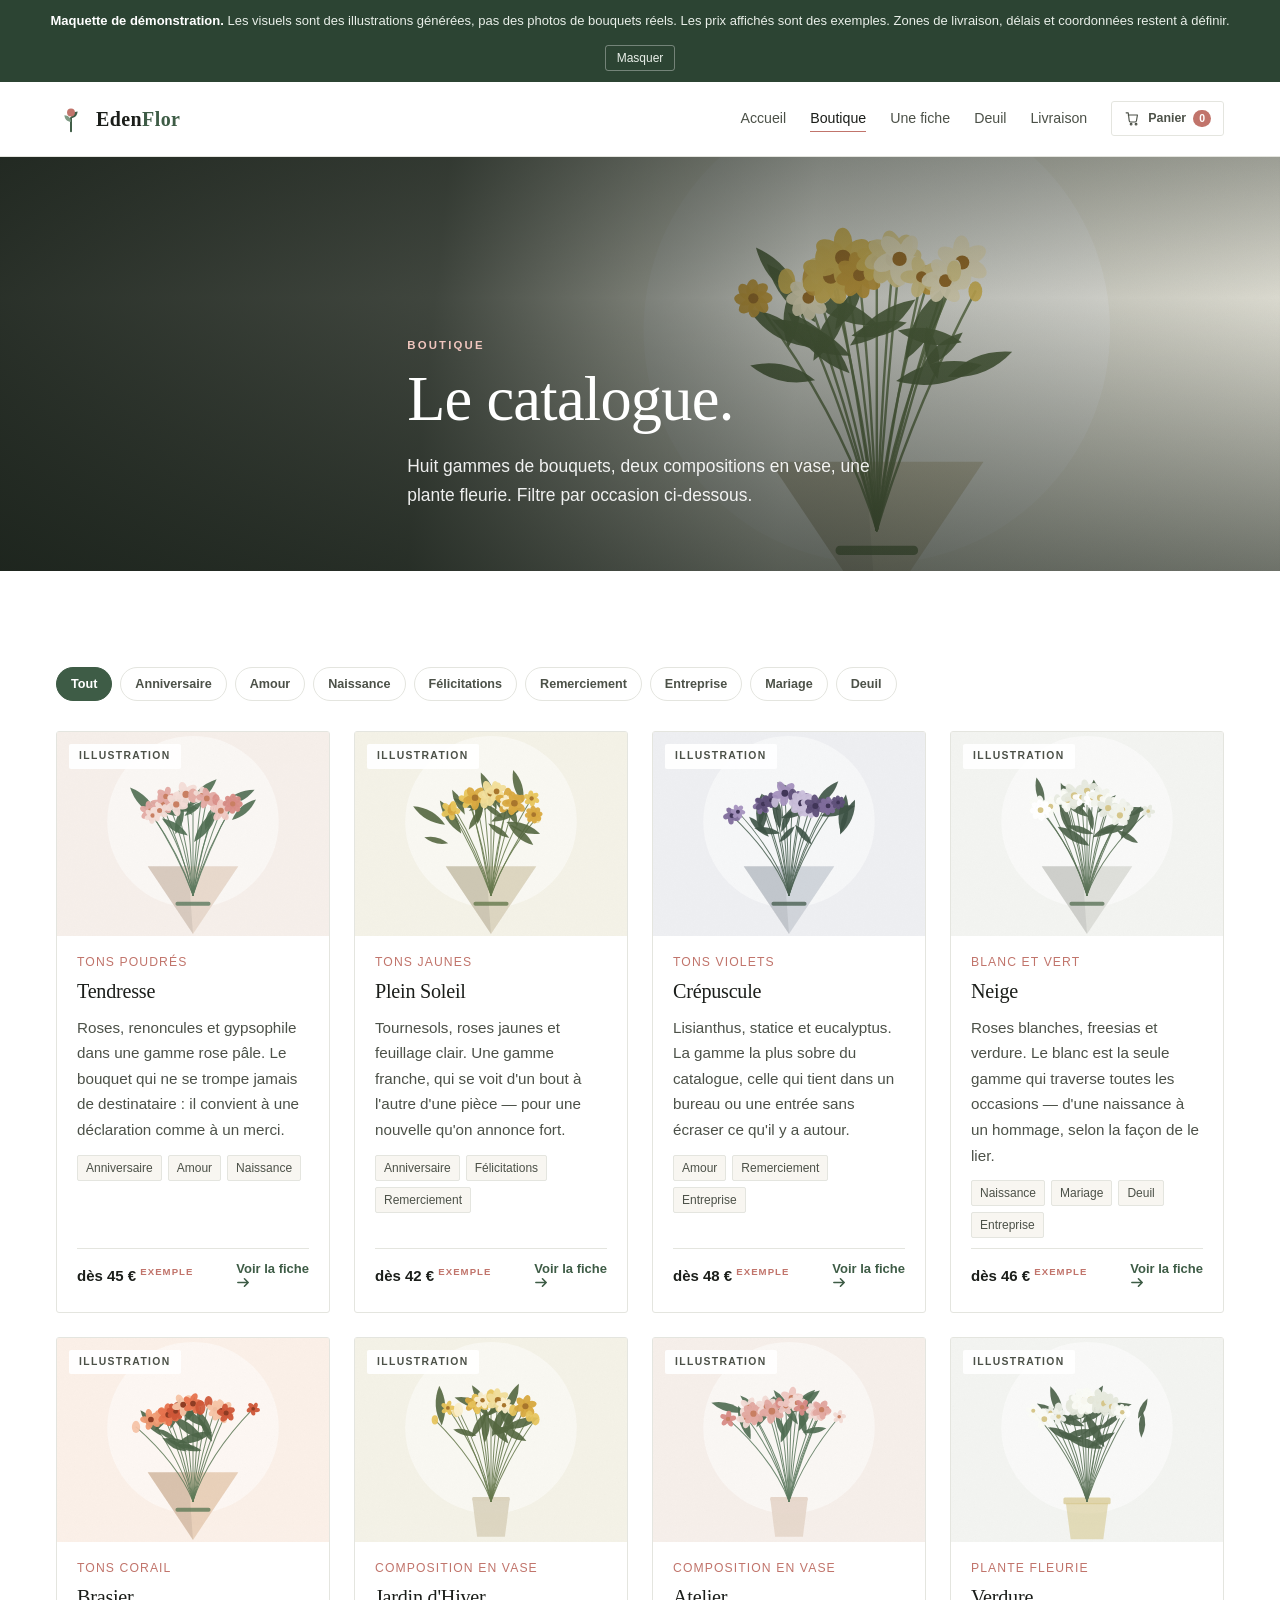
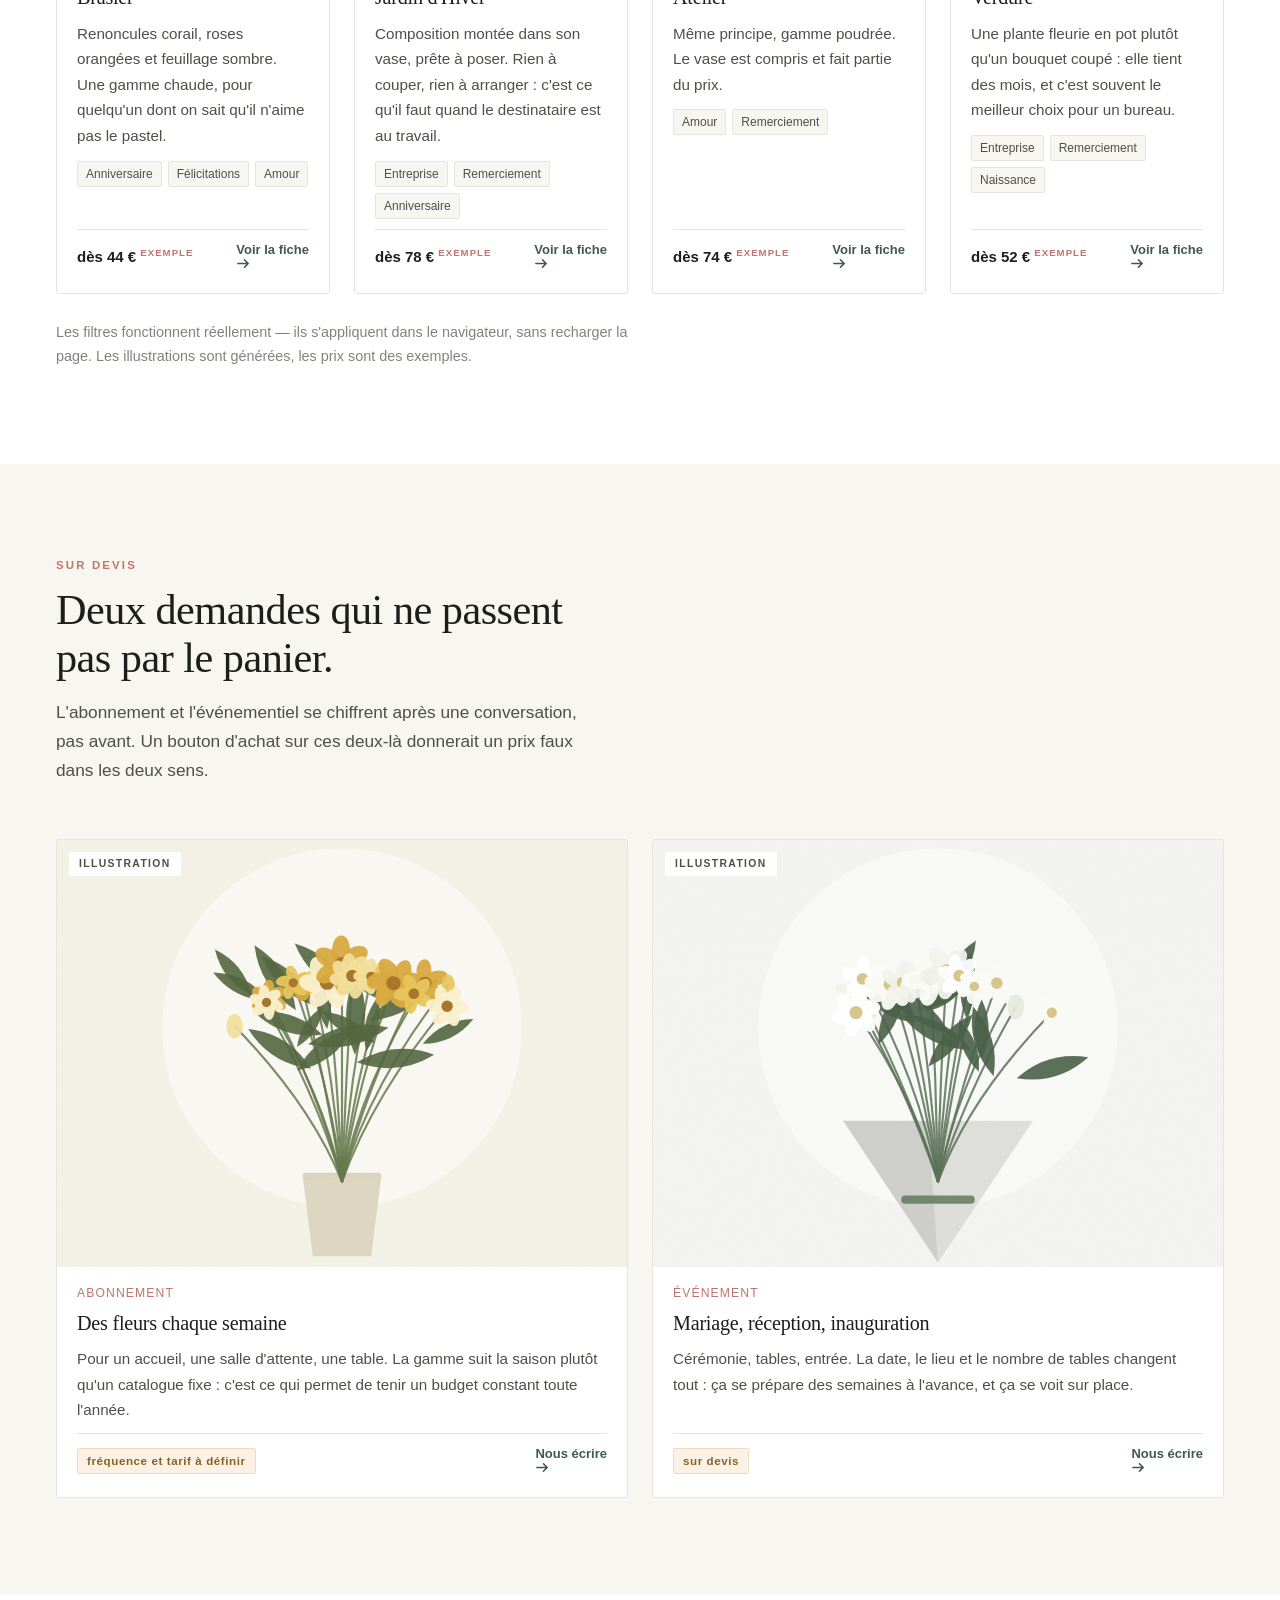
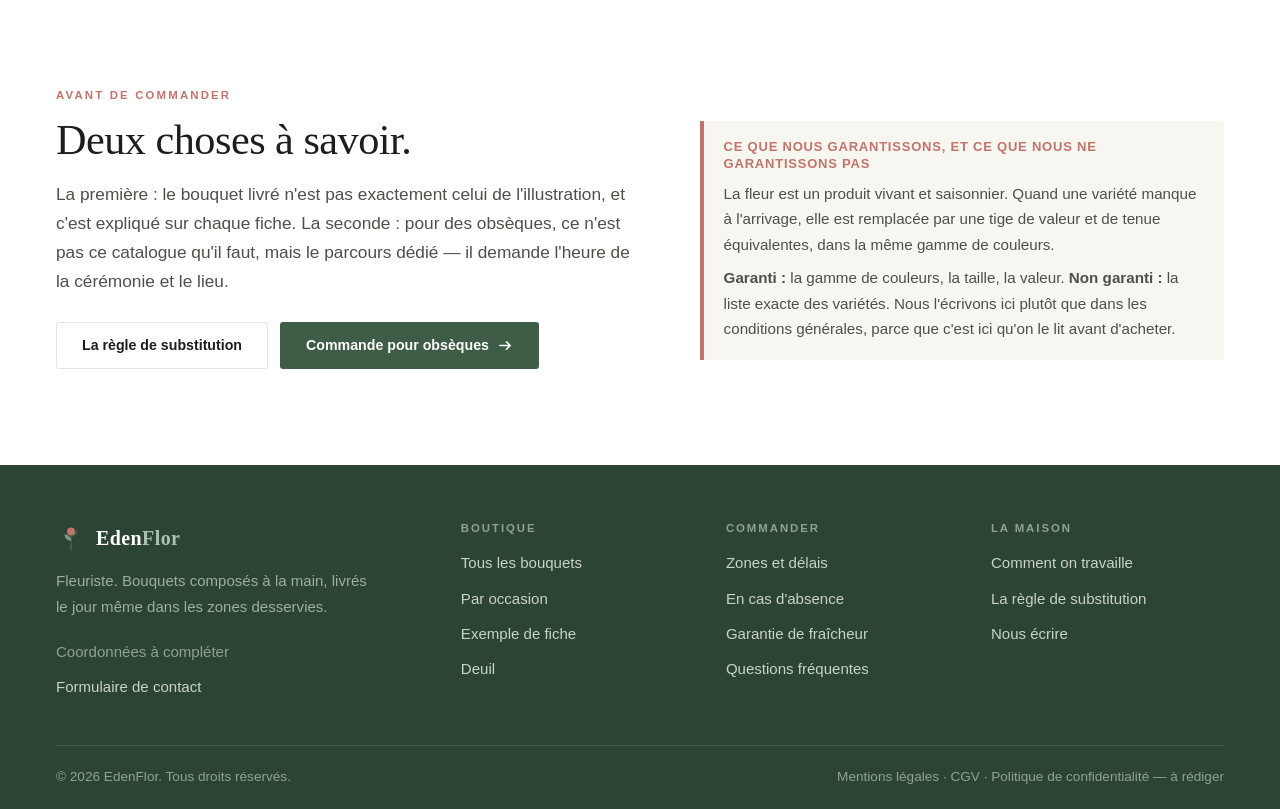
<file: boutique.html>
<!doctype html>
<html lang="fr">
<head>
<meta charset="utf-8">
<meta name="viewport" content="width=device-width,initial-scale=1">
<title>EdenFlor — Le catalogue : bouquets, compositions en vase, plante fleurie</title>
<meta name="description" content="Huit gammes de bouquets filtrables par occasion : anniversaire, amour, naissance, remerciement, félicitations, entreprise.">
<meta property="og:title" content="EdenFlor — Le catalogue : bouquets, compositions en vase, plante fleurie">
<meta property="og:description" content="Huit gammes de bouquets filtrables par occasion : anniversaire, amour, naissance, remerciement, félicitations, entreprise.">
<meta property="og:type" content="website">
<link rel="stylesheet" href="assets/site.css?v=4">
</head>
<body>
<div class="demo" id="demo">
  <span><b>Maquette de démonstration.</b> Les visuels sont des illustrations générées, pas des photos de bouquets réels. Les prix affichés sont des exemples. Zones de livraison, délais et coordonnées restent à définir.</span>
  <button onclick="document.getElementById('demo').remove()">Masquer</button>
</div>
<header class="hdr">
  <div class="wrap">
    <a class="brand" href="index.html"><svg class="mk" viewBox="0 0 32 32" fill="none" aria-hidden="true"><path d="M16 29V15" stroke="#3E5C46" stroke-width="2.1" stroke-linecap="round"/><path d="M16 15c0-4 3-7 7-7 0 4-3 7-7 7Z" fill="#3E5C46"/><path d="M16 19c0-4-3-7-7-7 0 4 3 7 7 7Z" fill="#7E9A84"/><circle cx="16" cy="9" r="4.2" fill="#C1746B"/></svg><span class="nm">Eden<em>Flor</em></span></a>
    <nav class="nav" id="nav"><a href="index.html">Accueil</a><a href="boutique.html" aria-current="page">Boutique</a><a href="bouquet.html">Une fiche</a><a href="deuil.html">Deuil</a><a href="livraison.html">Livraison</a></nav>
    <div class="tools">
      <a class="icb" href="boutique.html" aria-label="Panier, 0 article"><svg class="pan" viewBox="0 0 24 24" fill="none" stroke="currentColor" stroke-width="1.6" stroke-linecap="round" stroke-linejoin="round" aria-hidden="true"><path d="M6 7h13l-1.4 8.2a2 2 0 0 1-2 1.8H9.4a2 2 0 0 1-2-1.7L6 4H3"/><circle cx="10" cy="20" r="1.2"/><circle cx="17" cy="20" r="1.2"/></svg><span class="lab">Panier</span><span class="n">0</span></a>
    </div>
    <button class="burger" aria-label="Menu" aria-expanded="false" id="burger"><span></span><span></span><span></span></button>
  </div>
</header>

<div class="hero" style="min-height:min(46vh,420px)">
  <img src="assets/hero-boutique.svg" alt="Illustration — sélection EdenFlor">
  <div class="wrap">
    <div class="eyebrow">Boutique</div>
    <h1>Le catalogue.</h1>
    <p class="sub">Huit gammes de bouquets, deux compositions en vase, une plante fleurie. Filtre par occasion ci-dessous.</p>
  </div>
</div>

<section id="occasions">
  <div class="wrap">
    <div class="filtres" id="filtres"><button data-oc="" aria-pressed="true">Tout</button><button data-oc="Anniversaire" aria-pressed="false">Anniversaire</button><button data-oc="Amour" aria-pressed="false">Amour</button><button data-oc="Naissance" aria-pressed="false">Naissance</button><button data-oc="Félicitations" aria-pressed="false">Félicitations</button><button data-oc="Remerciement" aria-pressed="false">Remerciement</button><button data-oc="Entreprise" aria-pressed="false">Entreprise</button><button data-oc="Mariage" aria-pressed="false">Mariage</button><button data-oc="Deuil" aria-pressed="false">Deuil</button></div>
    <div class="grid g4" id="catalogue"><article class="pc" data-oc="Anniversaire|Amour|Naissance">
  <div class="im"><img src="assets/b-tendresse.svg" alt="Illustration — Tendresse" loading="lazy"><span class="tag">Illustration</span></div>
  <div class="bd">
    <span class="gam">Tons poudrés</span>
    <h3>Tendresse</h3>
    <p>Roses, renoncules et gypsophile dans une gamme rose pâle. Le bouquet qui ne se trompe jamais de destinataire : il convient à une déclaration comme à un merci.</p>
    <ul class="oc"><li>Anniversaire</li><li>Amour</li><li>Naissance</li></ul>
    <div class="ft"><span class="px">dès 45&nbsp;€<span class="ex">exemple</span></span><a href="bouquet.html">Voir la fiche <svg class="ar" width="15" height="15" viewBox="0 0 16 16" fill="none" aria-hidden="true"><path d="M2 8h11M9 4l4 4-4 4" stroke="currentColor" stroke-width="1.7" stroke-linecap="round" stroke-linejoin="round"/></svg></a></div>
  </div>
</article><article class="pc" data-oc="Anniversaire|Félicitations|Remerciement">
  <div class="im"><img src="assets/b-soleil.svg" alt="Illustration — Plein Soleil" loading="lazy"><span class="tag">Illustration</span></div>
  <div class="bd">
    <span class="gam">Tons jaunes</span>
    <h3>Plein Soleil</h3>
    <p>Tournesols, roses jaunes et feuillage clair. Une gamme franche, qui se voit d&#x27;un bout à l&#x27;autre d&#x27;une pièce — pour une nouvelle qu&#x27;on annonce fort.</p>
    <ul class="oc"><li>Anniversaire</li><li>Félicitations</li><li>Remerciement</li></ul>
    <div class="ft"><span class="px">dès 42&nbsp;€<span class="ex">exemple</span></span><a href="bouquet.html">Voir la fiche <svg class="ar" width="15" height="15" viewBox="0 0 16 16" fill="none" aria-hidden="true"><path d="M2 8h11M9 4l4 4-4 4" stroke="currentColor" stroke-width="1.7" stroke-linecap="round" stroke-linejoin="round"/></svg></a></div>
  </div>
</article><article class="pc" data-oc="Amour|Remerciement|Entreprise">
  <div class="im"><img src="assets/b-crepuscule.svg" alt="Illustration — Crépuscule" loading="lazy"><span class="tag">Illustration</span></div>
  <div class="bd">
    <span class="gam">Tons violets</span>
    <h3>Crépuscule</h3>
    <p>Lisianthus, statice et eucalyptus. La gamme la plus sobre du catalogue, celle qui tient dans un bureau ou une entrée sans écraser ce qu&#x27;il y a autour.</p>
    <ul class="oc"><li>Amour</li><li>Remerciement</li><li>Entreprise</li></ul>
    <div class="ft"><span class="px">dès 48&nbsp;€<span class="ex">exemple</span></span><a href="bouquet.html">Voir la fiche <svg class="ar" width="15" height="15" viewBox="0 0 16 16" fill="none" aria-hidden="true"><path d="M2 8h11M9 4l4 4-4 4" stroke="currentColor" stroke-width="1.7" stroke-linecap="round" stroke-linejoin="round"/></svg></a></div>
  </div>
</article><article class="pc" data-oc="Naissance|Mariage|Deuil|Entreprise">
  <div class="im"><img src="assets/b-neige.svg" alt="Illustration — Neige" loading="lazy"><span class="tag">Illustration</span></div>
  <div class="bd">
    <span class="gam">Blanc et vert</span>
    <h3>Neige</h3>
    <p>Roses blanches, freesias et verdure. Le blanc est la seule gamme qui traverse toutes les occasions — d&#x27;une naissance à un hommage, selon la façon de le lier.</p>
    <ul class="oc"><li>Naissance</li><li>Mariage</li><li>Deuil</li><li>Entreprise</li></ul>
    <div class="ft"><span class="px">dès 46&nbsp;€<span class="ex">exemple</span></span><a href="bouquet.html">Voir la fiche <svg class="ar" width="15" height="15" viewBox="0 0 16 16" fill="none" aria-hidden="true"><path d="M2 8h11M9 4l4 4-4 4" stroke="currentColor" stroke-width="1.7" stroke-linecap="round" stroke-linejoin="round"/></svg></a></div>
  </div>
</article><article class="pc" data-oc="Anniversaire|Félicitations|Amour">
  <div class="im"><img src="assets/b-brasier.svg" alt="Illustration — Brasier" loading="lazy"><span class="tag">Illustration</span></div>
  <div class="bd">
    <span class="gam">Tons corail</span>
    <h3>Brasier</h3>
    <p>Renoncules corail, roses orangées et feuillage sombre. Une gamme chaude, pour quelqu&#x27;un dont on sait qu&#x27;il n&#x27;aime pas le pastel.</p>
    <ul class="oc"><li>Anniversaire</li><li>Félicitations</li><li>Amour</li></ul>
    <div class="ft"><span class="px">dès 44&nbsp;€<span class="ex">exemple</span></span><a href="bouquet.html">Voir la fiche <svg class="ar" width="15" height="15" viewBox="0 0 16 16" fill="none" aria-hidden="true"><path d="M2 8h11M9 4l4 4-4 4" stroke="currentColor" stroke-width="1.7" stroke-linecap="round" stroke-linejoin="round"/></svg></a></div>
  </div>
</article><article class="pc" data-oc="Entreprise|Remerciement|Anniversaire">
  <div class="im"><img src="assets/b-jardin.svg" alt="Illustration — Jardin d&#x27;Hiver" loading="lazy"><span class="tag">Illustration</span></div>
  <div class="bd">
    <span class="gam">Composition en vase</span>
    <h3>Jardin d&#x27;Hiver</h3>
    <p>Composition montée dans son vase, prête à poser. Rien à couper, rien à arranger : c&#x27;est ce qu&#x27;il faut quand le destinataire est au travail.</p>
    <ul class="oc"><li>Entreprise</li><li>Remerciement</li><li>Anniversaire</li></ul>
    <div class="ft"><span class="px">dès 78&nbsp;€<span class="ex">exemple</span></span><a href="bouquet.html">Voir la fiche <svg class="ar" width="15" height="15" viewBox="0 0 16 16" fill="none" aria-hidden="true"><path d="M2 8h11M9 4l4 4-4 4" stroke="currentColor" stroke-width="1.7" stroke-linecap="round" stroke-linejoin="round"/></svg></a></div>
  </div>
</article><article class="pc" data-oc="Amour|Remerciement">
  <div class="im"><img src="assets/b-atelier.svg" alt="Illustration — Atelier" loading="lazy"><span class="tag">Illustration</span></div>
  <div class="bd">
    <span class="gam">Composition en vase</span>
    <h3>Atelier</h3>
    <p>Même principe, gamme poudrée. Le vase est compris et fait partie du prix.</p>
    <ul class="oc"><li>Amour</li><li>Remerciement</li></ul>
    <div class="ft"><span class="px">dès 74&nbsp;€<span class="ex">exemple</span></span><a href="bouquet.html">Voir la fiche <svg class="ar" width="15" height="15" viewBox="0 0 16 16" fill="none" aria-hidden="true"><path d="M2 8h11M9 4l4 4-4 4" stroke="currentColor" stroke-width="1.7" stroke-linecap="round" stroke-linejoin="round"/></svg></a></div>
  </div>
</article><article class="pc" data-oc="Entreprise|Remerciement|Naissance">
  <div class="im"><img src="assets/b-verdure.svg" alt="Illustration — Verdure" loading="lazy"><span class="tag">Illustration</span></div>
  <div class="bd">
    <span class="gam">Plante fleurie</span>
    <h3>Verdure</h3>
    <p>Une plante fleurie en pot plutôt qu&#x27;un bouquet coupé : elle tient des mois, et c&#x27;est souvent le meilleur choix pour un bureau.</p>
    <ul class="oc"><li>Entreprise</li><li>Remerciement</li><li>Naissance</li></ul>
    <div class="ft"><span class="px">dès 52&nbsp;€<span class="ex">exemple</span></span><a href="bouquet.html">Voir la fiche <svg class="ar" width="15" height="15" viewBox="0 0 16 16" fill="none" aria-hidden="true"><path d="M2 8h11M9 4l4 4-4 4" stroke="currentColor" stroke-width="1.7" stroke-linecap="round" stroke-linejoin="round"/></svg></a></div>
  </div>
</article></div>
    <p class="vide" id="vide" hidden>Aucun bouquet dans cette occasion pour le moment.</p>
    <p class="note">Les filtres fonctionnent réellement — ils s'appliquent dans le navigateur, sans recharger la page. Les illustrations sont générées, les prix sont des exemples.</p>
  </div>
</section>

<section class="cream" id="devis">
  <div class="wrap">
    <div class="head">
      <div class="eyebrow">Sur devis</div>
      <h2>Deux demandes qui ne passent pas par le panier.</h2>
      <p class="lede" style="margin-top:16px">L'abonnement et l'événementiel se chiffrent après une conversation, pas avant. Un bouton d'achat sur ces deux-là donnerait un prix faux dans les deux sens.</p>
    </div>
    <div class="grid g2">
      <article class="pc">
        <div class="im"><img src="assets/abo-1.svg" alt="Illustration — abonnement fleurs" loading="lazy"><span class="tag">Illustration</span></div>
        <div class="bd">
          <span class="gam">Abonnement</span>
          <h3>Des fleurs chaque semaine</h3>
          <p>Pour un accueil, une salle d'attente, une table. La gamme suit la saison plutôt qu'un catalogue fixe : c'est ce qui permet de tenir un budget constant toute l'année.</p>
          <div class="ft"><span class="px"><span class="tbd">fréquence et tarif à définir</span></span><a href="index.html#contact">Nous écrire <svg class="ar" width="15" height="15" viewBox="0 0 16 16" fill="none" aria-hidden="true"><path d="M2 8h11M9 4l4 4-4 4" stroke="currentColor" stroke-width="1.7" stroke-linecap="round" stroke-linejoin="round"/></svg></a></div>
        </div>
      </article>
      <article class="pc">
        <div class="im"><img src="assets/evt-1.svg" alt="Illustration — composition événementielle" loading="lazy"><span class="tag">Illustration</span></div>
        <div class="bd">
          <span class="gam">Événement</span>
          <h3>Mariage, réception, inauguration</h3>
          <p>Cérémonie, tables, entrée. La date, le lieu et le nombre de tables changent tout : ça se prépare des semaines à l'avance, et ça se voit sur place.</p>
          <div class="ft"><span class="px"><span class="tbd">sur devis</span></span><a href="index.html#contact">Nous écrire <svg class="ar" width="15" height="15" viewBox="0 0 16 16" fill="none" aria-hidden="true"><path d="M2 8h11M9 4l4 4-4 4" stroke="currentColor" stroke-width="1.7" stroke-linecap="round" stroke-linejoin="round"/></svg></a></div>
        </div>
      </article>
    </div>
  </div>
</section>

<section>
  <div class="wrap">
    <div class="split" style="align-items:center">
      <div>
        <div class="eyebrow">Avant de commander</div>
        <h2>Deux choses à savoir.</h2>
        <p class="lede" style="margin-top:16px">La première : le bouquet livré n'est pas exactement celui de l'illustration, et c'est expliqué sur chaque fiche. La seconde : pour des obsèques, ce n'est pas ce catalogue qu'il faut, mais le parcours dédié — il demande l'heure de la cérémonie et le lieu.</p>
        <div class="cta" style="display:flex;gap:12px;margin-top:26px;flex-wrap:wrap">
          <a class="btn btn-o" href="index.html#substitution">La règle de substitution</a>
          <a class="btn btn-p" href="deuil.html">Commande pour obsèques <svg class="ar" width="15" height="15" viewBox="0 0 16 16" fill="none" aria-hidden="true"><path d="M2 8h11M9 4l4 4-4 4" stroke="currentColor" stroke-width="1.7" stroke-linecap="round" stroke-linejoin="round"/></svg></a>
        </div>
      </div>
      <div><div class="subst">
  <h4>Ce que nous garantissons, et ce que nous ne garantissons pas</h4>
  <p>La fleur est un produit vivant et saisonnier. Quand une variété manque à l'arrivage, elle est remplacée par une tige de valeur et de tenue équivalentes, dans la même gamme de couleurs.</p>
  <p><b>Garanti :</b> la gamme de couleurs, la taille, la valeur. <b>Non garanti :</b> la liste exacte des variétés. Nous l'écrivons ici plutôt que dans les conditions générales, parce que c'est ici qu'on le lit avant d'acheter.</p>
</div></div>
    </div>
  </div>
</section>

<footer class="ft-main">
  <div class="wrap">
    <div class="cols">
      <div>
        <div class="brand"><svg class="mk" viewBox="0 0 32 32" fill="none" aria-hidden="true"><path d="M16 29V15" stroke="#3E5C46" stroke-width="2.1" stroke-linecap="round"/><path d="M16 15c0-4 3-7 7-7 0 4-3 7-7 7Z" fill="#3E5C46"/><path d="M16 19c0-4-3-7-7-7 0 4 3 7 7 7Z" fill="#7E9A84"/><circle cx="16" cy="9" r="4.2" fill="#C1746B"/></svg><span class="nm">Eden<em>Flor</em></span></div>
        <p class="bl">Fleuriste. Bouquets composés à la main, livrés le jour même dans les zones desservies.</p>
        <ul style="margin-top:18px">
          <li class="muted" style="color:#8FA391">Coordonnées à compléter</li>
          <li><a href="index.html#contact">Formulaire de contact</a></li>
        </ul>
      </div>
      <div>
        <h4>Boutique</h4>
        <ul>
          <li><a href="boutique.html">Tous les bouquets</a></li>
          <li><a href="boutique.html#occasions">Par occasion</a></li>
          <li><a href="bouquet.html">Exemple de fiche</a></li>
          <li><a href="deuil.html">Deuil</a></li>
        </ul>
      </div>
      <div>
        <h4>Commander</h4>
        <ul>
          <li><a href="livraison.html">Zones et délais</a></li>
          <li><a href="livraison.html#absence">En cas d'absence</a></li>
          <li><a href="livraison.html#fraicheur">Garantie de fraîcheur</a></li>
          <li><a href="index.html#faq">Questions fréquentes</a></li>
        </ul>
      </div>
      <div>
        <h4>La maison</h4>
        <ul>
          <li><a href="index.html#methode">Comment on travaille</a></li>
          <li><a href="index.html#substitution">La règle de substitution</a></li>
          <li><a href="index.html#contact">Nous écrire</a></li>
        </ul>
      </div>
    </div>
  </div>
  <div class="wrap">
    <div class="ft-bot">
      <span>© 2026 EdenFlor. Tous droits réservés.</span>
      <span>Mentions légales · CGV · Politique de confidentialité — à rédiger</span>
    </div>
  </div>
</footer>
<script>
(function(){
  var b=document.getElementById('burger'), n=document.getElementById('nav');
  if(b&&n) b.addEventListener('click',function(){
    var o=n.classList.toggle('open');
    b.setAttribute('aria-expanded', o?'true':'false');
  });
  // Les formulaires n'ont pas d'adresse de reception : on intercepte plutot
  // que de laisser un envoi recharger la page et avoir l'air casse.
  document.querySelectorAll('form[data-demo]').forEach(function(f){
    f.addEventListener('submit',function(e){
      e.preventDefault();
      var n=f.querySelector('[data-note]');
      if(n) n.textContent="Formulaire de démonstration — non connecté. Indiquez l'adresse de réception et je le branche.";
    });
  });
  // Choix de taille sur la fiche produit : purement visuel, pas de panier.
  document.querySelectorAll('[data-opts]').forEach(function(g){
    g.querySelectorAll('.opt').forEach(function(o){
      o.addEventListener('click',function(){
        g.querySelectorAll('.opt').forEach(function(x){x.classList.remove('on')});
        o.classList.add('on');
        var p=document.getElementById('prix-choisi');
        if(p) p.textContent=o.dataset.prix;
      });
    });
  });
  // Filtres de la boutique : ils filtrent pour de vrai, cote navigateur.
  var f=document.getElementById('filtres');
  if(f){
    var cartes=[].slice.call(document.querySelectorAll('#catalogue [data-oc]'));
    var vide=document.getElementById('vide');
    f.addEventListener('click',function(e){
      var b=e.target.closest('button'); if(!b) return;
      f.querySelectorAll('button').forEach(function(x){x.setAttribute('aria-pressed','false')});
      b.setAttribute('aria-pressed','true');
      var oc=b.dataset.oc, n=0;
      cartes.forEach(function(c){
        var ok = !oc || c.dataset.oc.split('|').indexOf(oc)>-1;
        c.style.display = ok?'':'none';
        if(ok) n++;
      });
      if(vide) vide.hidden = n>0;
    });
  }
})();
</script>
</body>
</html>
</file>
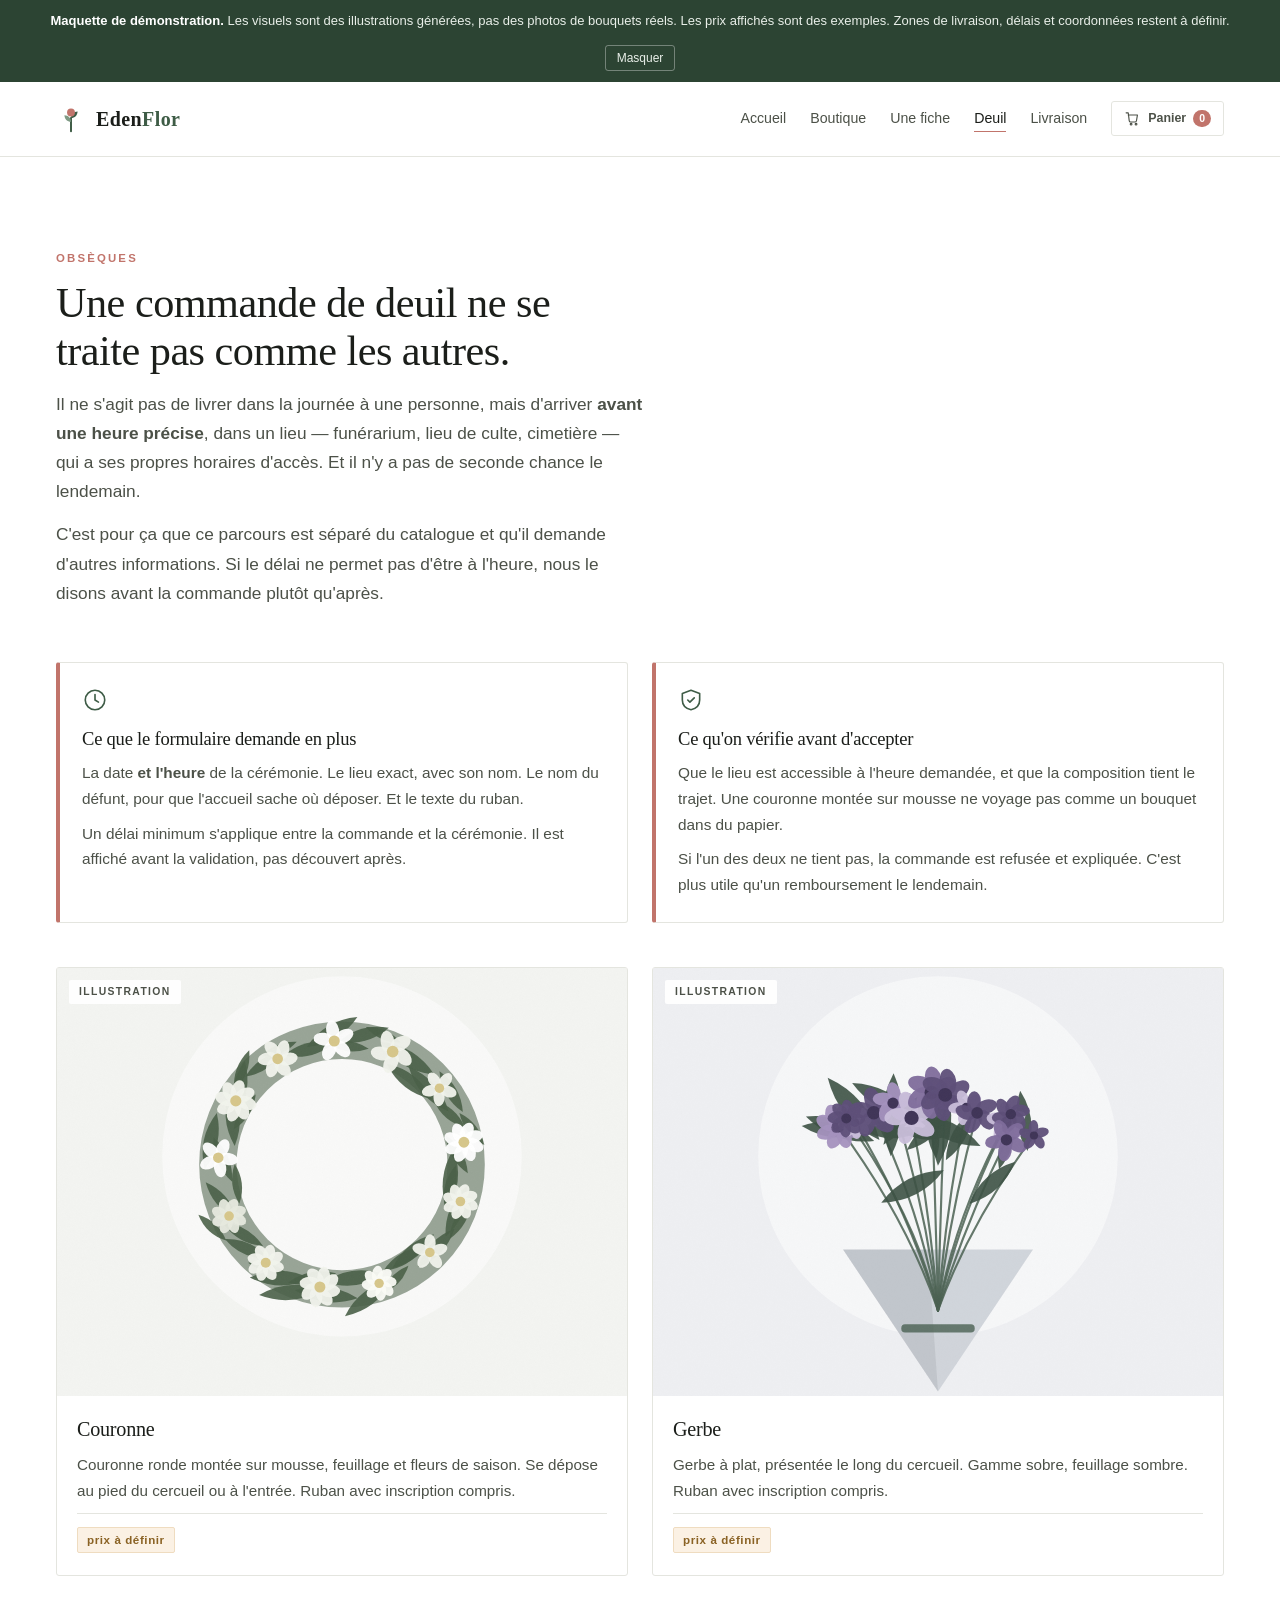
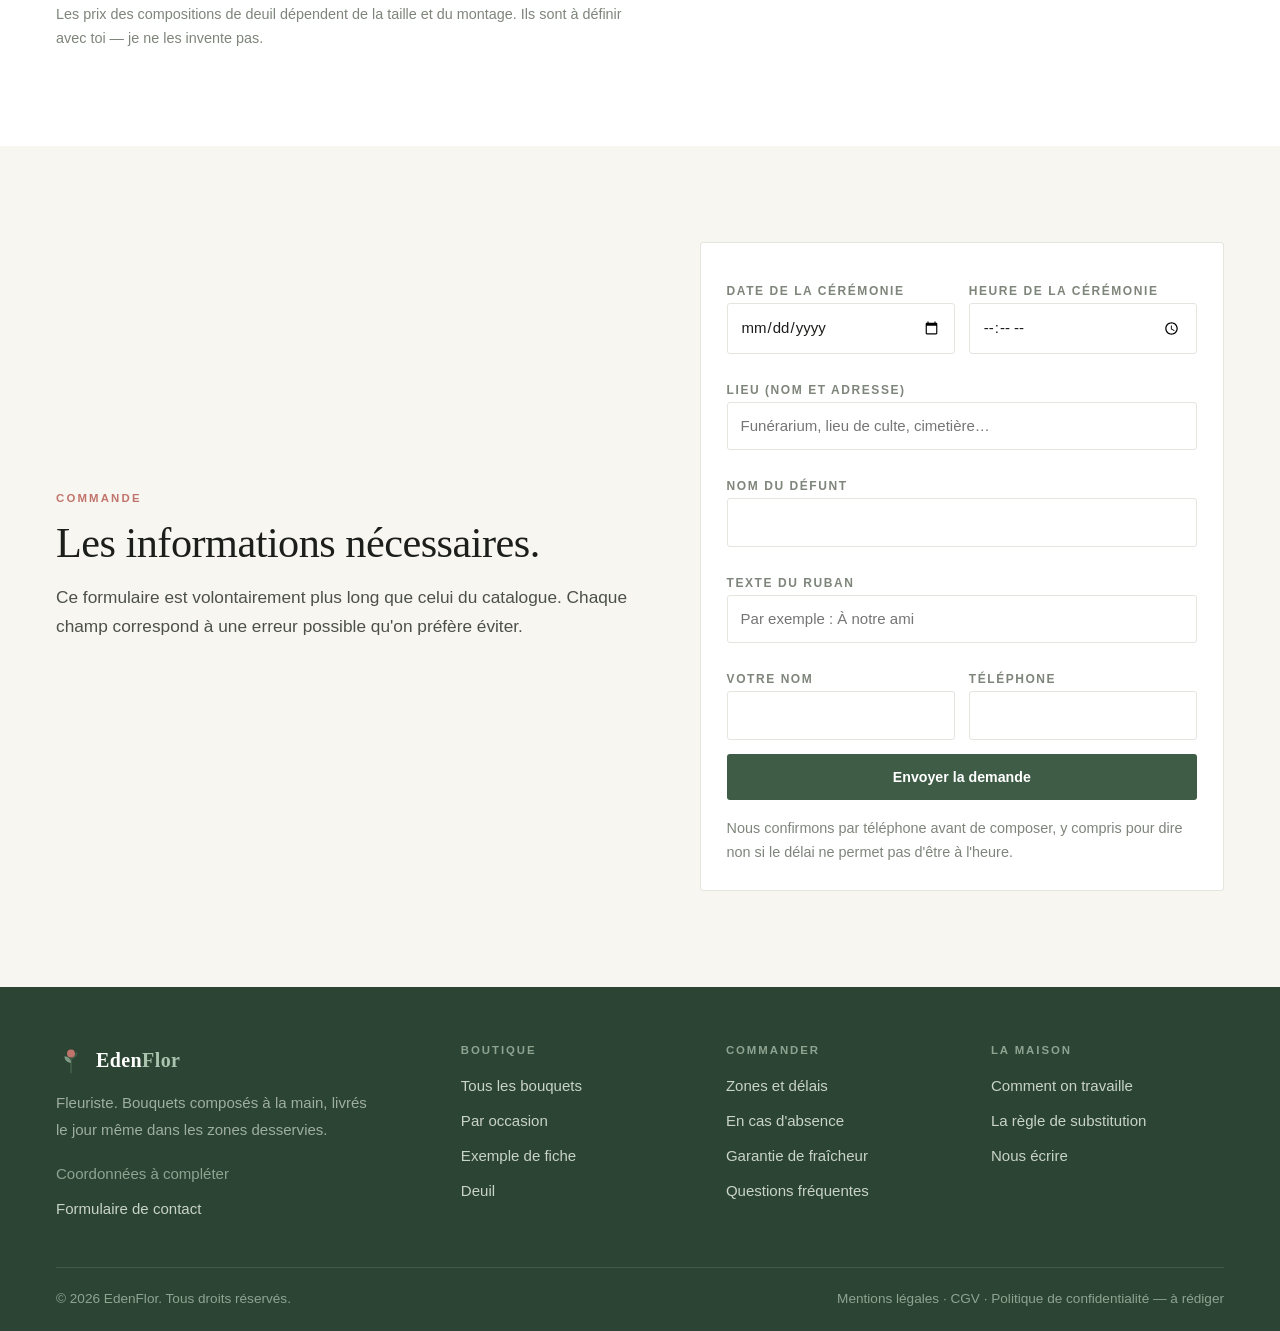
<file: deuil.html>
<!doctype html>
<html lang="fr">
<head>
<meta charset="utf-8">
<meta name="viewport" content="width=device-width,initial-scale=1">
<title>EdenFlor — Fleurs de deuil : couronnes et gerbes, livrées à l&#x27;heure de la cérémonie</title>
<meta name="description" content="Parcours distinct pour les obsèques : date et heure de cérémonie, lieu, nom du défunt et texte du ruban. Nous refusons une commande que le délai ne permet pas.">
<meta property="og:title" content="EdenFlor — Fleurs de deuil : couronnes et gerbes, livrées à l&#x27;heure de la cérémonie">
<meta property="og:description" content="Parcours distinct pour les obsèques : date et heure de cérémonie, lieu, nom du défunt et texte du ruban. Nous refusons une commande que le délai ne permet pas.">
<meta property="og:type" content="website">
<link rel="stylesheet" href="assets/site.css?v=4">
</head>
<body>
<div class="demo" id="demo">
  <span><b>Maquette de démonstration.</b> Les visuels sont des illustrations générées, pas des photos de bouquets réels. Les prix affichés sont des exemples. Zones de livraison, délais et coordonnées restent à définir.</span>
  <button onclick="document.getElementById('demo').remove()">Masquer</button>
</div>
<header class="hdr">
  <div class="wrap">
    <a class="brand" href="index.html"><svg class="mk" viewBox="0 0 32 32" fill="none" aria-hidden="true"><path d="M16 29V15" stroke="#3E5C46" stroke-width="2.1" stroke-linecap="round"/><path d="M16 15c0-4 3-7 7-7 0 4-3 7-7 7Z" fill="#3E5C46"/><path d="M16 19c0-4-3-7-7-7 0 4 3 7 7 7Z" fill="#7E9A84"/><circle cx="16" cy="9" r="4.2" fill="#C1746B"/></svg><span class="nm">Eden<em>Flor</em></span></a>
    <nav class="nav" id="nav"><a href="index.html">Accueil</a><a href="boutique.html">Boutique</a><a href="bouquet.html">Une fiche</a><a href="deuil.html" aria-current="page">Deuil</a><a href="livraison.html">Livraison</a></nav>
    <div class="tools">
      <a class="icb" href="boutique.html" aria-label="Panier, 0 article"><svg class="pan" viewBox="0 0 24 24" fill="none" stroke="currentColor" stroke-width="1.6" stroke-linecap="round" stroke-linejoin="round" aria-hidden="true"><path d="M6 7h13l-1.4 8.2a2 2 0 0 1-2 1.8H9.4a2 2 0 0 1-2-1.7L6 4H3"/><circle cx="10" cy="20" r="1.2"/><circle cx="17" cy="20" r="1.2"/></svg><span class="lab">Panier</span><span class="n">0</span></a>
    </div>
    <button class="burger" aria-label="Menu" aria-expanded="false" id="burger"><span></span><span></span><span></span></button>
  </div>
</header>

<section>
  <div class="wrap">
    <div class="head" style="max-width:64ch">
      <div class="eyebrow">Obsèques</div>
      <h2>Une commande de deuil ne se traite pas comme les autres.</h2>
      <p class="lede" style="margin-top:16px">Il ne s'agit pas de livrer dans la journée à une personne, mais d'arriver <b>avant une heure précise</b>, dans un lieu — funérarium, lieu de culte, cimetière — qui a ses propres horaires d'accès. Et il n'y a pas de seconde chance le lendemain.</p>
      <p class="lede" style="margin-top:14px">C'est pour ça que ce parcours est séparé du catalogue et qu'il demande d'autres informations. Si le délai ne permet pas d'être à l'heure, nous le disons avant la commande plutôt qu'après.</p>
    </div>

    <div class="grid g2" style="margin-bottom:44px">
      <div class="fc" style="border-left:4px solid var(--blush)">
        <svg class="ic" viewBox="0 0 24 24" fill="none" stroke="currentColor" stroke-width="1.5" stroke-linecap="round" stroke-linejoin="round" aria-hidden="true"><circle cx="12" cy="12" r="9"/><path d="M12 7v5l3.2 2"/></svg>
        <h3>Ce que le formulaire demande en plus</h3>
        <p>La date <b>et l'heure</b> de la cérémonie. Le lieu exact, avec son nom. Le nom du défunt, pour que l'accueil sache où déposer. Et le texte du ruban.</p>
        <p>Un délai minimum s'applique entre la commande et la cérémonie. Il est affiché avant la validation, pas découvert après.</p>
      </div>
      <div class="fc" style="border-left:4px solid var(--blush)">
        <svg class="ic" viewBox="0 0 24 24" fill="none" stroke="currentColor" stroke-width="1.5" stroke-linecap="round" stroke-linejoin="round" aria-hidden="true"><path d="M12 3 20 6v6c0 4.6-3.3 7.9-8 9-4.7-1.1-8-4.4-8-9V6Z"/><path d="m9 12 2 2 4-4"/></svg>
        <h3>Ce qu'on vérifie avant d'accepter</h3>
        <p>Que le lieu est accessible à l'heure demandée, et que la composition tient le trajet. Une couronne montée sur mousse ne voyage pas comme un bouquet dans du papier.</p>
        <p>Si l'un des deux ne tient pas, la commande est refusée et expliquée. C'est plus utile qu'un remboursement le lendemain.</p>
      </div>
    </div>

    <div class="grid g2"><article class="pc">
  <div class="im"><img src="assets/d-couronne.svg" alt="Illustration — Couronne" loading="lazy"><span class="tag">Illustration</span></div>
  <div class="bd">
    <h3>Couronne</h3>
    <p>Couronne ronde montée sur mousse, feuillage et fleurs de saison. Se dépose au pied du cercueil ou à l&#x27;entrée. Ruban avec inscription compris.</p>
    <div class="ft"><span class="px"><span class="tbd">prix à définir</span></span></div>
  </div>
</article><article class="pc">
  <div class="im"><img src="assets/d-gerbe.svg" alt="Illustration — Gerbe" loading="lazy"><span class="tag">Illustration</span></div>
  <div class="bd">
    <h3>Gerbe</h3>
    <p>Gerbe à plat, présentée le long du cercueil. Gamme sobre, feuillage sombre. Ruban avec inscription compris.</p>
    <div class="ft"><span class="px"><span class="tbd">prix à définir</span></span></div>
  </div>
</article></div>
    <p class="note">Les prix des compositions de deuil dépendent de la taille et du montage. Ils sont à définir avec toi — je ne les invente pas.</p>
  </div>
</section>

<section class="cream">
  <div class="wrap">
    <div class="split">
      <div>
        <div class="eyebrow">Commande</div>
        <h2>Les informations nécessaires.</h2>
        <p class="lede" style="margin-top:16px">Ce formulaire est volontairement plus long que celui du catalogue. Chaque champ correspond à une erreur possible qu'on préfère éviter.</p>
      </div>
      <form class="form" data-demo>
        <div class="champ"><label>Date de la cérémonie</label><input type="date"></div>
        <div class="champ"><label>Heure de la cérémonie</label><input type="time"></div>
        <div class="champ plein"><label>Lieu (nom et adresse)</label><input type="text" placeholder="Funérarium, lieu de culte, cimetière…"></div>
        <div class="champ plein"><label>Nom du défunt</label><input type="text"></div>
        <div class="champ plein"><label>Texte du ruban</label><input type="text" placeholder="Par exemple : À notre ami"></div>
        <div class="champ"><label>Votre nom</label><input type="text"></div>
        <div class="champ"><label>Téléphone</label><input type="tel"></div>
        <div class="plein"><button class="btn btn-p wide" type="submit">Envoyer la demande</button></div>
        <p class="note" data-note>Nous confirmons par téléphone avant de composer, y compris pour dire non si le délai ne permet pas d'être à l'heure.</p>
      </form>
    </div>
  </div>
</section>

<footer class="ft-main">
  <div class="wrap">
    <div class="cols">
      <div>
        <div class="brand"><svg class="mk" viewBox="0 0 32 32" fill="none" aria-hidden="true"><path d="M16 29V15" stroke="#3E5C46" stroke-width="2.1" stroke-linecap="round"/><path d="M16 15c0-4 3-7 7-7 0 4-3 7-7 7Z" fill="#3E5C46"/><path d="M16 19c0-4-3-7-7-7 0 4 3 7 7 7Z" fill="#7E9A84"/><circle cx="16" cy="9" r="4.2" fill="#C1746B"/></svg><span class="nm">Eden<em>Flor</em></span></div>
        <p class="bl">Fleuriste. Bouquets composés à la main, livrés le jour même dans les zones desservies.</p>
        <ul style="margin-top:18px">
          <li class="muted" style="color:#8FA391">Coordonnées à compléter</li>
          <li><a href="index.html#contact">Formulaire de contact</a></li>
        </ul>
      </div>
      <div>
        <h4>Boutique</h4>
        <ul>
          <li><a href="boutique.html">Tous les bouquets</a></li>
          <li><a href="boutique.html#occasions">Par occasion</a></li>
          <li><a href="bouquet.html">Exemple de fiche</a></li>
          <li><a href="deuil.html">Deuil</a></li>
        </ul>
      </div>
      <div>
        <h4>Commander</h4>
        <ul>
          <li><a href="livraison.html">Zones et délais</a></li>
          <li><a href="livraison.html#absence">En cas d'absence</a></li>
          <li><a href="livraison.html#fraicheur">Garantie de fraîcheur</a></li>
          <li><a href="index.html#faq">Questions fréquentes</a></li>
        </ul>
      </div>
      <div>
        <h4>La maison</h4>
        <ul>
          <li><a href="index.html#methode">Comment on travaille</a></li>
          <li><a href="index.html#substitution">La règle de substitution</a></li>
          <li><a href="index.html#contact">Nous écrire</a></li>
        </ul>
      </div>
    </div>
  </div>
  <div class="wrap">
    <div class="ft-bot">
      <span>© 2026 EdenFlor. Tous droits réservés.</span>
      <span>Mentions légales · CGV · Politique de confidentialité — à rédiger</span>
    </div>
  </div>
</footer>
<script>
(function(){
  var b=document.getElementById('burger'), n=document.getElementById('nav');
  if(b&&n) b.addEventListener('click',function(){
    var o=n.classList.toggle('open');
    b.setAttribute('aria-expanded', o?'true':'false');
  });
  // Les formulaires n'ont pas d'adresse de reception : on intercepte plutot
  // que de laisser un envoi recharger la page et avoir l'air casse.
  document.querySelectorAll('form[data-demo]').forEach(function(f){
    f.addEventListener('submit',function(e){
      e.preventDefault();
      var n=f.querySelector('[data-note]');
      if(n) n.textContent="Formulaire de démonstration — non connecté. Indiquez l'adresse de réception et je le branche.";
    });
  });
  // Choix de taille sur la fiche produit : purement visuel, pas de panier.
  document.querySelectorAll('[data-opts]').forEach(function(g){
    g.querySelectorAll('.opt').forEach(function(o){
      o.addEventListener('click',function(){
        g.querySelectorAll('.opt').forEach(function(x){x.classList.remove('on')});
        o.classList.add('on');
        var p=document.getElementById('prix-choisi');
        if(p) p.textContent=o.dataset.prix;
      });
    });
  });
  // Filtres de la boutique : ils filtrent pour de vrai, cote navigateur.
  var f=document.getElementById('filtres');
  if(f){
    var cartes=[].slice.call(document.querySelectorAll('#catalogue [data-oc]'));
    var vide=document.getElementById('vide');
    f.addEventListener('click',function(e){
      var b=e.target.closest('button'); if(!b) return;
      f.querySelectorAll('button').forEach(function(x){x.setAttribute('aria-pressed','false')});
      b.setAttribute('aria-pressed','true');
      var oc=b.dataset.oc, n=0;
      cartes.forEach(function(c){
        var ok = !oc || c.dataset.oc.split('|').indexOf(oc)>-1;
        c.style.display = ok?'':'none';
        if(ok) n++;
      });
      if(vide) vide.hidden = n>0;
    });
  }
})();
</script>
</body>
</html>
</file>
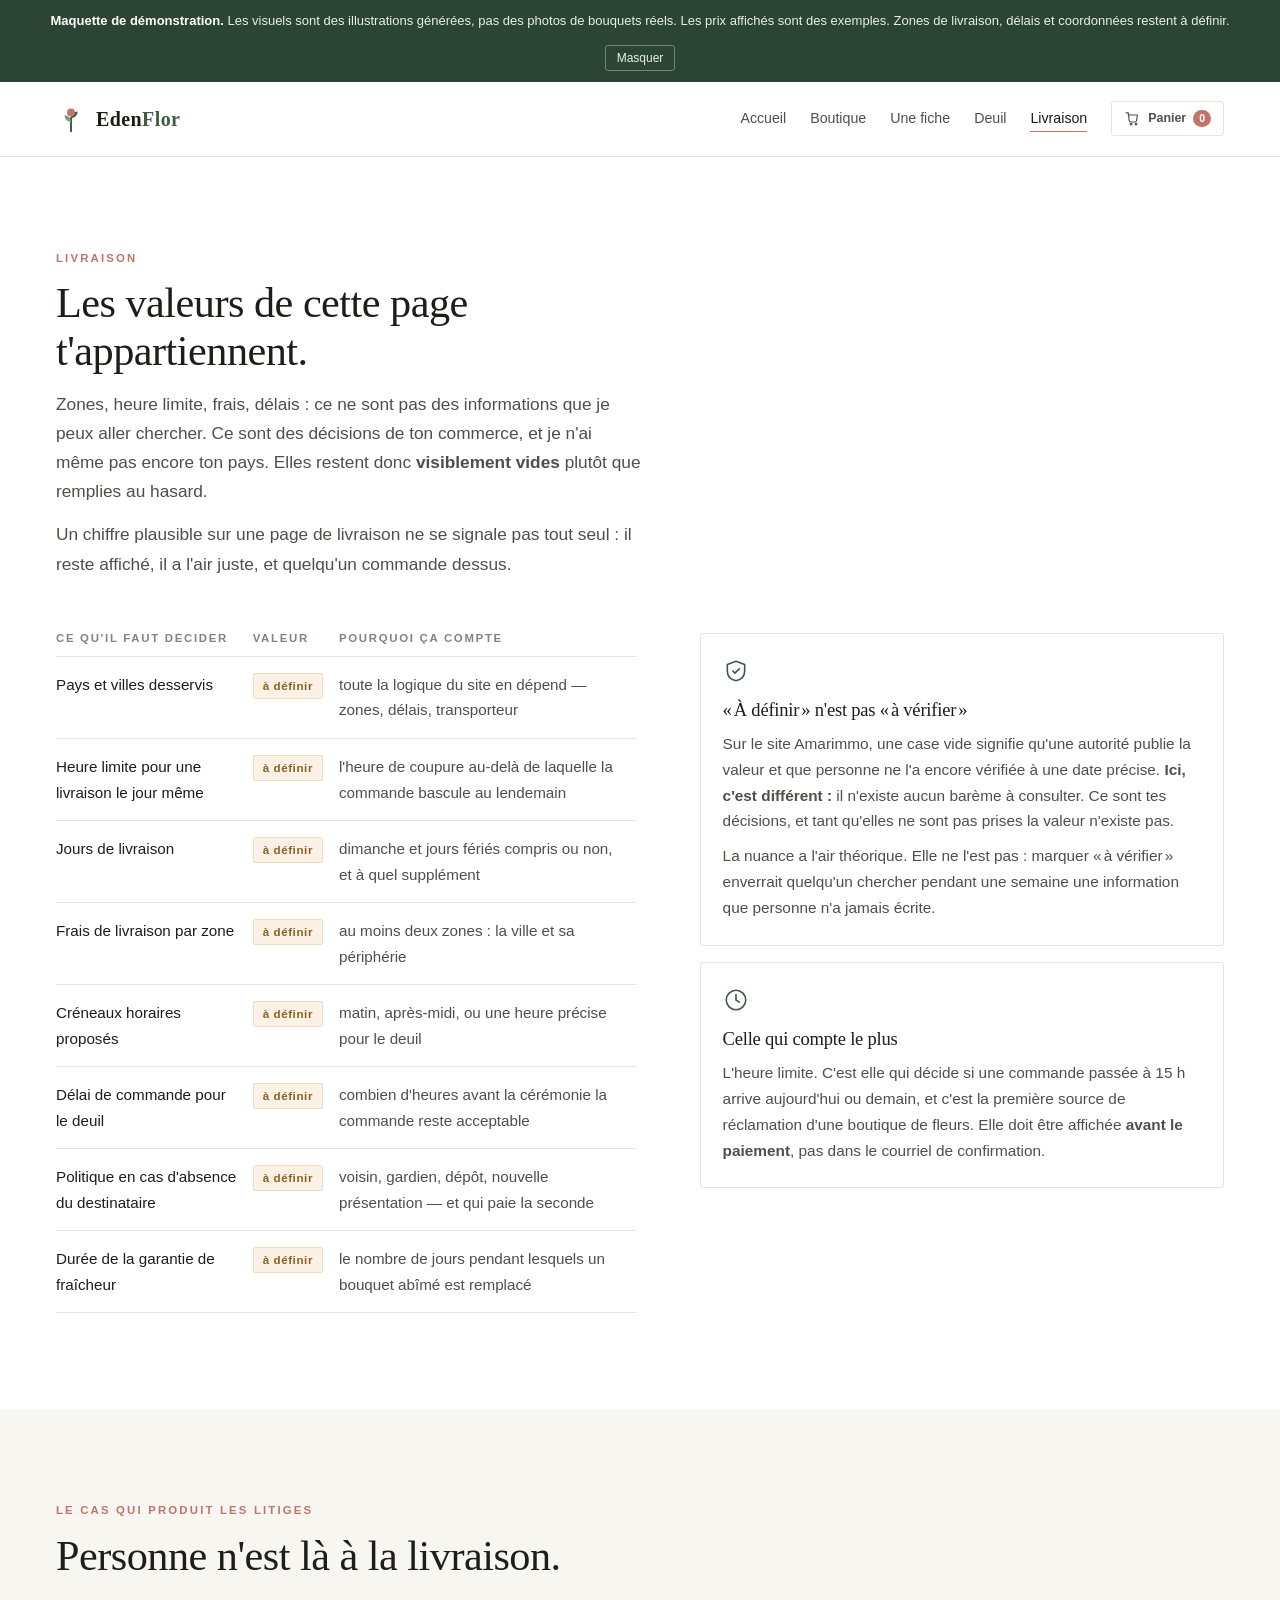
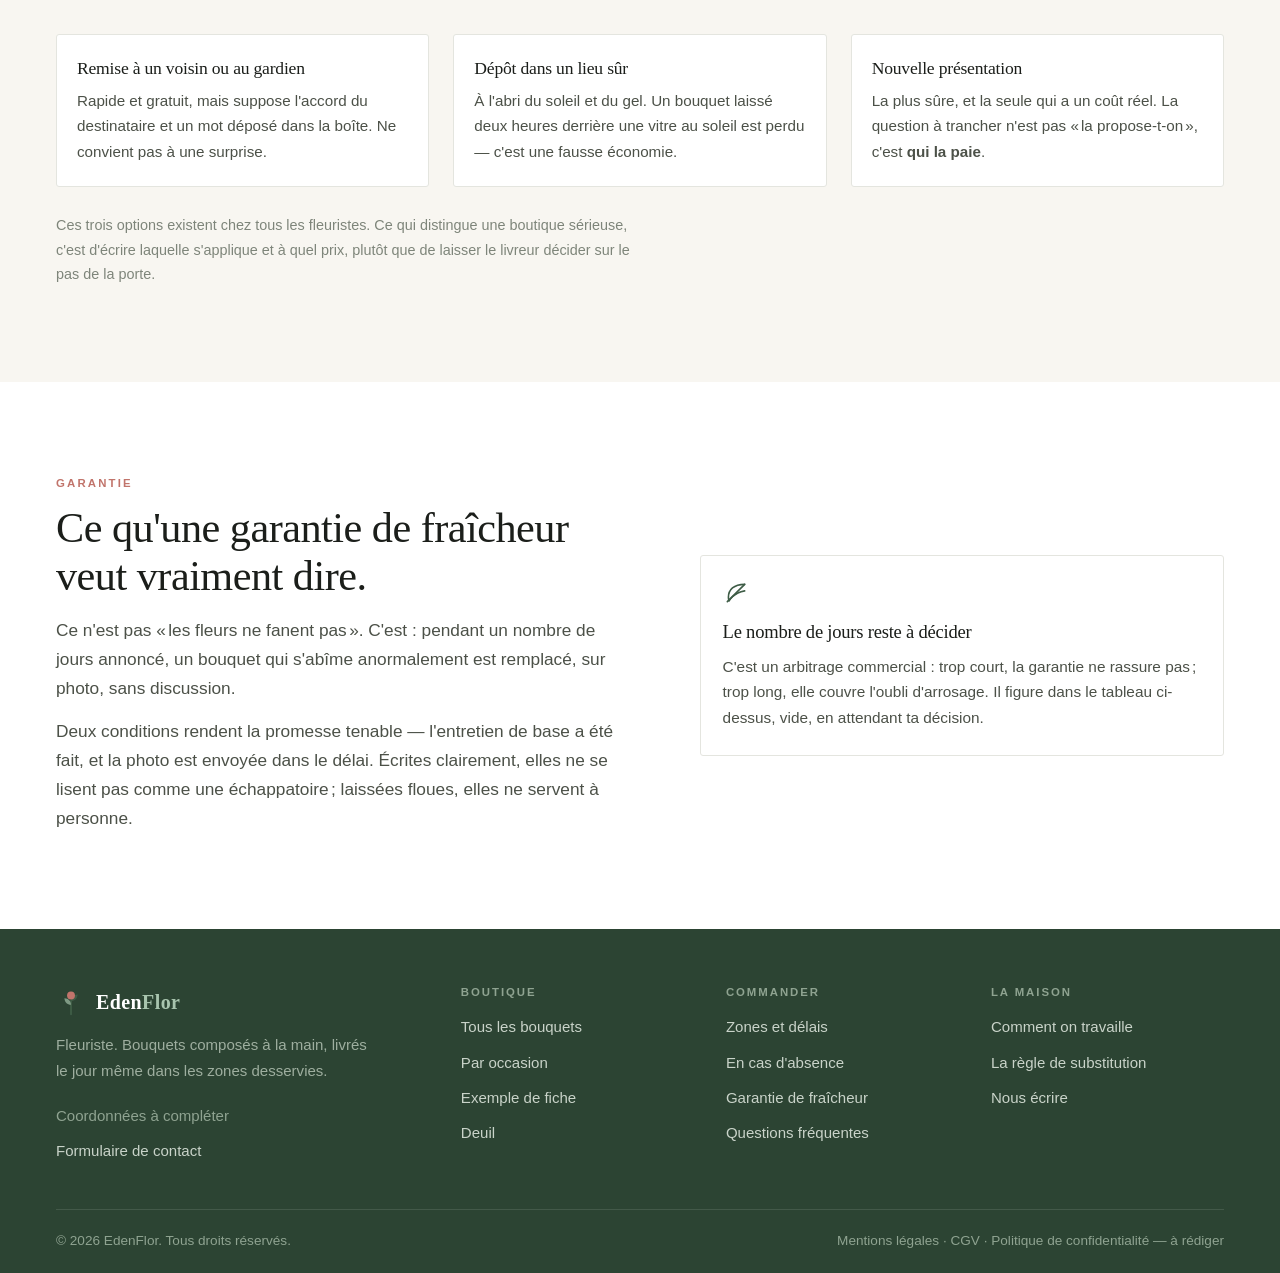
<file: livraison.html>
<!doctype html>
<html lang="fr">
<head>
<meta charset="utf-8">
<meta name="viewport" content="width=device-width,initial-scale=1">
<title>EdenFlor — Livraison : zones, heure limite, absence du destinataire, fraîcheur</title>
<meta name="description" content="Les décisions de livraison à arrêter : zones desservies, heure limite, frais, conduite en cas d&#x27;absence et durée de la garantie de fraîcheur.">
<meta property="og:title" content="EdenFlor — Livraison : zones, heure limite, absence du destinataire, fraîcheur">
<meta property="og:description" content="Les décisions de livraison à arrêter : zones desservies, heure limite, frais, conduite en cas d&#x27;absence et durée de la garantie de fraîcheur.">
<meta property="og:type" content="website">
<link rel="stylesheet" href="assets/site.css?v=4">
</head>
<body>
<div class="demo" id="demo">
  <span><b>Maquette de démonstration.</b> Les visuels sont des illustrations générées, pas des photos de bouquets réels. Les prix affichés sont des exemples. Zones de livraison, délais et coordonnées restent à définir.</span>
  <button onclick="document.getElementById('demo').remove()">Masquer</button>
</div>
<header class="hdr">
  <div class="wrap">
    <a class="brand" href="index.html"><svg class="mk" viewBox="0 0 32 32" fill="none" aria-hidden="true"><path d="M16 29V15" stroke="#3E5C46" stroke-width="2.1" stroke-linecap="round"/><path d="M16 15c0-4 3-7 7-7 0 4-3 7-7 7Z" fill="#3E5C46"/><path d="M16 19c0-4-3-7-7-7 0 4 3 7 7 7Z" fill="#7E9A84"/><circle cx="16" cy="9" r="4.2" fill="#C1746B"/></svg><span class="nm">Eden<em>Flor</em></span></a>
    <nav class="nav" id="nav"><a href="index.html">Accueil</a><a href="boutique.html">Boutique</a><a href="bouquet.html">Une fiche</a><a href="deuil.html">Deuil</a><a href="livraison.html" aria-current="page">Livraison</a></nav>
    <div class="tools">
      <a class="icb" href="boutique.html" aria-label="Panier, 0 article"><svg class="pan" viewBox="0 0 24 24" fill="none" stroke="currentColor" stroke-width="1.6" stroke-linecap="round" stroke-linejoin="round" aria-hidden="true"><path d="M6 7h13l-1.4 8.2a2 2 0 0 1-2 1.8H9.4a2 2 0 0 1-2-1.7L6 4H3"/><circle cx="10" cy="20" r="1.2"/><circle cx="17" cy="20" r="1.2"/></svg><span class="lab">Panier</span><span class="n">0</span></a>
    </div>
    <button class="burger" aria-label="Menu" aria-expanded="false" id="burger"><span></span><span></span><span></span></button>
  </div>
</header>

<section>
  <div class="wrap">
    <div class="head" style="max-width:64ch">
      <div class="eyebrow">Livraison</div>
      <h2>Les valeurs de cette page t'appartiennent.</h2>
      <p class="lede" style="margin-top:16px">Zones, heure limite, frais, délais : ce ne sont pas des informations que je peux aller chercher. Ce sont des décisions de ton commerce, et je n'ai même pas encore ton pays. Elles restent donc <b>visiblement vides</b> plutôt que remplies au hasard.</p>
      <p class="lede" style="margin-top:14px">Un chiffre plausible sur une page de livraison ne se signale pas tout seul : il reste affiché, il a l'air juste, et quelqu'un commande dessus.</p>
    </div>

    <div class="split" style="align-items:start">
      <div class="tbl-wrap"><table class="tbl">
        <tr><th>Ce qu'il faut décider</th><th>Valeur</th><th>Pourquoi ça compte</th></tr>
        <tr><td>Pays et villes desservis</td><td><span class="tbd">à définir</span></td><td>toute la logique du site en dépend — zones, délais, transporteur</td></tr><tr><td>Heure limite pour une livraison le jour même</td><td><span class="tbd">à définir</span></td><td>l&#x27;heure de coupure au-delà de laquelle la commande bascule au lendemain</td></tr><tr><td>Jours de livraison</td><td><span class="tbd">à définir</span></td><td>dimanche et jours fériés compris ou non, et à quel supplément</td></tr><tr><td>Frais de livraison par zone</td><td><span class="tbd">à définir</span></td><td>au moins deux zones : la ville et sa périphérie</td></tr><tr><td>Créneaux horaires proposés</td><td><span class="tbd">à définir</span></td><td>matin, après-midi, ou une heure précise pour le deuil</td></tr><tr><td>Délai de commande pour le deuil</td><td><span class="tbd">à définir</span></td><td>combien d&#x27;heures avant la cérémonie la commande reste acceptable</td></tr><tr><td>Politique en cas d&#x27;absence du destinataire</td><td><span class="tbd">à définir</span></td><td>voisin, gardien, dépôt, nouvelle présentation — et qui paie la seconde</td></tr><tr><td>Durée de la garantie de fraîcheur</td><td><span class="tbd">à définir</span></td><td>le nombre de jours pendant lesquels un bouquet abîmé est remplacé</td></tr>
      </table></div>
      <div>
        <div class="fc" style="margin-bottom:16px">
          <svg class="ic" viewBox="0 0 24 24" fill="none" stroke="currentColor" stroke-width="1.5" stroke-linecap="round" stroke-linejoin="round" aria-hidden="true"><path d="M12 3 20 6v6c0 4.6-3.3 7.9-8 9-4.7-1.1-8-4.4-8-9V6Z"/><path d="m9 12 2 2 4-4"/></svg>
          <h3>« À définir » n'est pas « à vérifier »</h3>
          <p>Sur le site Amarimmo, une case vide signifie qu'une autorité publie la valeur et que personne ne l'a encore vérifiée à une date précise. <b>Ici, c'est différent :</b> il n'existe aucun barème à consulter. Ce sont tes décisions, et tant qu'elles ne sont pas prises la valeur n'existe pas.</p>
          <p>La nuance a l'air théorique. Elle ne l'est pas : marquer « à vérifier » enverrait quelqu'un chercher pendant une semaine une information que personne n'a jamais écrite.</p>
        </div>
        <div class="fc">
          <svg class="ic" viewBox="0 0 24 24" fill="none" stroke="currentColor" stroke-width="1.5" stroke-linecap="round" stroke-linejoin="round" aria-hidden="true"><circle cx="12" cy="12" r="9"/><path d="M12 7v5l3.2 2"/></svg>
          <h3>Celle qui compte le plus</h3>
          <p>L'heure limite. C'est elle qui décide si une commande passée à 15 h arrive aujourd'hui ou demain, et c'est la première source de réclamation d'une boutique de fleurs. Elle doit être affichée <b>avant le paiement</b>, pas dans le courriel de confirmation.</p>
        </div>
      </div>
    </div>
  </div>
</section>

<section class="cream" id="absence">
  <div class="wrap">
    <div class="head"><div class="eyebrow">Le cas qui produit les litiges</div><h2>Personne n'est là à la livraison.</h2></div>
    <div class="grid g3">
      <div class="box"><h3>Remise à un voisin ou au gardien</h3><p>Rapide et gratuit, mais suppose l'accord du destinataire et un mot déposé dans la boîte. Ne convient pas à une surprise.</p></div>
      <div class="box"><h3>Dépôt dans un lieu sûr</h3><p>À l'abri du soleil et du gel. Un bouquet laissé deux heures derrière une vitre au soleil est perdu — c'est une fausse économie.</p></div>
      <div class="box"><h3>Nouvelle présentation</h3><p>La plus sûre, et la seule qui a un coût réel. La question à trancher n'est pas « la propose-t-on », c'est <b>qui la paie</b>.</p></div>
    </div>
    <p class="note">Ces trois options existent chez tous les fleuristes. Ce qui distingue une boutique sérieuse, c'est d'écrire laquelle s'applique et à quel prix, plutôt que de laisser le livreur décider sur le pas de la porte.</p>
  </div>
</section>

<section id="fraicheur">
  <div class="wrap">
    <div class="split" style="align-items:center">
      <div>
        <div class="eyebrow">Garantie</div>
        <h2>Ce qu'une garantie de fraîcheur veut vraiment dire.</h2>
        <p class="lede" style="margin-top:16px">Ce n'est pas « les fleurs ne fanent pas ». C'est : pendant un nombre de jours annoncé, un bouquet qui s'abîme anormalement est remplacé, sur photo, sans discussion.</p>
        <p class="lede" style="margin-top:14px">Deux conditions rendent la promesse tenable — l'entretien de base a été fait, et la photo est envoyée dans le délai. Écrites clairement, elles ne se lisent pas comme une échappatoire ; laissées floues, elles ne servent à personne.</p>
      </div>
      <div>
        <div class="fc">
          <svg class="ic" viewBox="0 0 24 24" fill="none" stroke="currentColor" stroke-width="1.5" stroke-linecap="round" stroke-linejoin="round" aria-hidden="true"><path d="M20 4C10 4 5 9 5 16c0 2 .6 3.4.6 3.4S9 12 20 10"/><path d="M4 20 20 4"/></svg>
          <h3>Le nombre de jours reste à décider</h3>
          <p>C'est un arbitrage commercial : trop court, la garantie ne rassure pas ; trop long, elle couvre l'oubli d'arrosage. Il figure dans le tableau ci-dessus, vide, en attendant ta décision.</p>
        </div>
      </div>
    </div>
  </div>
</section>

<footer class="ft-main">
  <div class="wrap">
    <div class="cols">
      <div>
        <div class="brand"><svg class="mk" viewBox="0 0 32 32" fill="none" aria-hidden="true"><path d="M16 29V15" stroke="#3E5C46" stroke-width="2.1" stroke-linecap="round"/><path d="M16 15c0-4 3-7 7-7 0 4-3 7-7 7Z" fill="#3E5C46"/><path d="M16 19c0-4-3-7-7-7 0 4 3 7 7 7Z" fill="#7E9A84"/><circle cx="16" cy="9" r="4.2" fill="#C1746B"/></svg><span class="nm">Eden<em>Flor</em></span></div>
        <p class="bl">Fleuriste. Bouquets composés à la main, livrés le jour même dans les zones desservies.</p>
        <ul style="margin-top:18px">
          <li class="muted" style="color:#8FA391">Coordonnées à compléter</li>
          <li><a href="index.html#contact">Formulaire de contact</a></li>
        </ul>
      </div>
      <div>
        <h4>Boutique</h4>
        <ul>
          <li><a href="boutique.html">Tous les bouquets</a></li>
          <li><a href="boutique.html#occasions">Par occasion</a></li>
          <li><a href="bouquet.html">Exemple de fiche</a></li>
          <li><a href="deuil.html">Deuil</a></li>
        </ul>
      </div>
      <div>
        <h4>Commander</h4>
        <ul>
          <li><a href="livraison.html">Zones et délais</a></li>
          <li><a href="livraison.html#absence">En cas d'absence</a></li>
          <li><a href="livraison.html#fraicheur">Garantie de fraîcheur</a></li>
          <li><a href="index.html#faq">Questions fréquentes</a></li>
        </ul>
      </div>
      <div>
        <h4>La maison</h4>
        <ul>
          <li><a href="index.html#methode">Comment on travaille</a></li>
          <li><a href="index.html#substitution">La règle de substitution</a></li>
          <li><a href="index.html#contact">Nous écrire</a></li>
        </ul>
      </div>
    </div>
  </div>
  <div class="wrap">
    <div class="ft-bot">
      <span>© 2026 EdenFlor. Tous droits réservés.</span>
      <span>Mentions légales · CGV · Politique de confidentialité — à rédiger</span>
    </div>
  </div>
</footer>
<script>
(function(){
  var b=document.getElementById('burger'), n=document.getElementById('nav');
  if(b&&n) b.addEventListener('click',function(){
    var o=n.classList.toggle('open');
    b.setAttribute('aria-expanded', o?'true':'false');
  });
  // Les formulaires n'ont pas d'adresse de reception : on intercepte plutot
  // que de laisser un envoi recharger la page et avoir l'air casse.
  document.querySelectorAll('form[data-demo]').forEach(function(f){
    f.addEventListener('submit',function(e){
      e.preventDefault();
      var n=f.querySelector('[data-note]');
      if(n) n.textContent="Formulaire de démonstration — non connecté. Indiquez l'adresse de réception et je le branche.";
    });
  });
  // Choix de taille sur la fiche produit : purement visuel, pas de panier.
  document.querySelectorAll('[data-opts]').forEach(function(g){
    g.querySelectorAll('.opt').forEach(function(o){
      o.addEventListener('click',function(){
        g.querySelectorAll('.opt').forEach(function(x){x.classList.remove('on')});
        o.classList.add('on');
        var p=document.getElementById('prix-choisi');
        if(p) p.textContent=o.dataset.prix;
      });
    });
  });
  // Filtres de la boutique : ils filtrent pour de vrai, cote navigateur.
  var f=document.getElementById('filtres');
  if(f){
    var cartes=[].slice.call(document.querySelectorAll('#catalogue [data-oc]'));
    var vide=document.getElementById('vide');
    f.addEventListener('click',function(e){
      var b=e.target.closest('button'); if(!b) return;
      f.querySelectorAll('button').forEach(function(x){x.setAttribute('aria-pressed','false')});
      b.setAttribute('aria-pressed','true');
      var oc=b.dataset.oc, n=0;
      cartes.forEach(function(c){
        var ok = !oc || c.dataset.oc.split('|').indexOf(oc)>-1;
        c.style.display = ok?'':'none';
        if(ok) n++;
      });
      if(vide) vide.hidden = n>0;
    });
  }
})();
</script>
</body>
</html>
</file>
<file: assets/site.css>
/* EdenFlor — maquette de demonstration.
   Une seule feuille pour les cinq pages. Aucune dependance, aucune requete
   externe : pas de Google Fonts, pas de CDN. Un site de fleuriste se consulte
   au telephone, souvent dans la rue, souvent en urgence — chaque requete
   supprimee est une demi-seconde gagnee la ou elle compte. */

:root{
  --ink:#1B1E1A;
  --ink-2:#4C5148;
  --ink-3:#7E857A;
  --line:#E4E5DF;
  --paper:#FFFFFF;
  --cream:#F8F6F1;
  --cream-2:#F0EDE5;
  --leaf:#3E5C46;
  --leaf-d:#2C4433;
  --blush:#C1746B;
  --blush-d:#A45B53;
  --shadow:0 1px 2px rgba(27,30,26,.04), 0 10px 34px rgba(27,30,26,.07);
  --shadow-l:0 2px 8px rgba(27,30,26,.06), 0 26px 74px rgba(27,30,26,.14);
  --r:3px;
  --maxw:1220px;
  --serif:"Iowan Old Style","Palatino Linotype",Palatino,"Times New Roman",Georgia,serif;
  --sans:"Inter","Helvetica Neue",Helvetica,Arial,"Segoe UI",system-ui,sans-serif;
}

*,*::before,*::after{box-sizing:border-box}
html{scroll-behavior:smooth}
body{margin:0;background:var(--paper);color:var(--ink);
  font:400 16.5px/1.68 var(--sans);-webkit-font-smoothing:antialiased}
img,svg{max-width:100%;display:block}
a{color:inherit;text-decoration:none}
h1,h2,h3,h4{font-family:var(--serif);font-weight:400;letter-spacing:-.012em;margin:0}
h1{font-size:clamp(2.3rem,5vw,3.9rem);line-height:1.05}
h2{font-size:clamp(1.8rem,3.3vw,2.75rem);line-height:1.13}
h3{font-size:1.24rem;line-height:1.32}
p{margin:0}
.wrap{max-width:var(--maxw);margin:0 auto;padding:0 26px}
section{padding:clamp(58px,7.5vw,104px) 0;scroll-margin-top:84px}
.cream{background:var(--cream)}
.eyebrow{font:600 11.4px/1 var(--sans);letter-spacing:.19em;text-transform:uppercase;
  color:var(--blush);margin-bottom:15px}
.lede{font-size:1.08rem;color:var(--ink-2);max-width:62ch}
.muted{color:var(--ink-3)}
.head{max-width:58ch;margin-bottom:clamp(32px,4.4vw,54px)}
.grid{display:grid;gap:24px}
.g2{grid-template-columns:repeat(2,1fr)}
.g3{grid-template-columns:repeat(3,1fr)}
.g4{grid-template-columns:repeat(4,1fr)}
.split{display:grid;grid-template-columns:1.05fr .95fr;gap:clamp(32px,5vw,70px);align-items:center}

/* ---- bandeau de demonstration ------------------------------------------- */
.demo{background:var(--leaf-d);color:#E9EFE9;font:500 13px/1.5 var(--sans);
  padding:11px 26px;display:flex;gap:14px;align-items:center;justify-content:center;
  text-align:center;flex-wrap:wrap}
.demo b{color:#fff;font-weight:600}
.demo button{background:none;border:1px solid rgba(255,255,255,.34);color:#E9EFE9;
  font:500 12px/1 var(--sans);padding:6px 11px;border-radius:var(--r);cursor:pointer}
.demo button:hover{background:rgba(255,255,255,.12)}

/* ---- en-tete -------------------------------------------------------------
   Le panier reste visible a toutes les tailles. Sur une boutique, le masquer
   derriere le menu hamburger est la faute qui coute le plus cher. */
.hdr{position:sticky;top:0;z-index:60;background:rgba(255,255,255,.94);
  backdrop-filter:saturate(180%) blur(14px);border-bottom:1px solid var(--line)}
.hdr .wrap{display:flex;align-items:center;gap:24px;height:74px}
.brand{display:flex;align-items:center;gap:10px;margin-right:auto}
.brand .mk{width:30px;height:30px;flex:0 0 30px}
.brand .nm{font:600 20px/1 var(--serif);letter-spacing:.02em}
.brand .nm em{font-style:normal;color:var(--leaf)}
.nav{display:flex;gap:24px}
.nav a{font:500 14.2px/1 var(--sans);color:var(--ink-2);padding:6px 0;
  border-bottom:1.5px solid transparent}
.nav a:hover,.nav a[aria-current]{color:var(--ink);border-bottom-color:var(--blush)}
.tools{display:flex;align-items:center;gap:8px;flex:0 0 auto}
.icb{display:inline-flex;align-items:center;gap:7px;border:1px solid var(--line);
  border-radius:var(--r);padding:8px 12px;font:600 12.4px/1 var(--sans);color:var(--ink-2)}
.icb:hover{border-color:var(--ink);color:var(--ink)}
.icb .n{background:var(--blush);color:#fff;border-radius:999px;
  font:700 10.5px/1 var(--sans);padding:3px 6px}
/* Sous 560 px le mot « Panier » disparait faute de place. Sans pictogramme il
   ne resterait qu'une pastille « 0 » toute seule, qui ne veut rien dire :
   constate sur la capture telephone, corrige ici. */
.icb .pan{width:17px;height:17px;flex:0 0 17px}
.burger{display:none;background:none;border:0;padding:8px;cursor:pointer}
.burger span{display:block;width:22px;height:2px;background:var(--ink);margin:4px 0}

/* ---- boutons -------------------------------------------------------------*/
.btn{display:inline-flex;align-items:center;gap:9px;font:600 14.2px/1 var(--sans);
  padding:15px 25px;border-radius:var(--r);border:1px solid transparent;cursor:pointer;
  transition:.16s ease}
.btn-p{background:var(--leaf);color:#fff}
.btn-p:hover{background:var(--leaf-d)}
.btn-b{background:var(--blush);color:#fff}
.btn-b:hover{background:var(--blush-d)}
.btn-g{border-color:rgba(255,255,255,.45);color:#fff}
.btn-g:hover{background:rgba(255,255,255,.13)}
.btn-o{border-color:var(--line);color:var(--ink)}
.btn-o:hover{border-color:var(--ink);background:var(--cream)}
.btn .ar{transition:transform .16s ease}
.btn:hover .ar{transform:translateX(3px)}
.btn.wide{width:100%;justify-content:center}

/* ---- hero ----------------------------------------------------------------*/
/* Le voile du hero est DIAGONAL, pas horizontal, et c'est une correction faite
   apres avoir regarde la capture : les illustrations de bouquets sont claires
   et centrees, alors qu'un paysage est sombre en bas. Un degrade horizontal
   posait un titre blanc sur des petales roses pales — illisible, et le mot
   « FLEURISTE » avait carrement disparu.
   Le voile assombrit donc la GAUCHE, ou vit le texte, et laisse la droite
   claire, ou vit le bouquet. L'image est decalee vers la droite pour que la
   composition tombe dans la partie restee lisible. */
.hero{position:relative;min-height:min(74vh,660px);display:flex;align-items:flex-end;
  overflow:hidden;background:var(--leaf-d)}
.hero>img{position:absolute;inset:0;width:100%;height:100%;object-fit:cover;
  object-position:center}
.hero::after{content:"";position:absolute;inset:0;
  background:linear-gradient(96deg,rgba(19,27,20,.90) 0%,rgba(19,27,20,.80) 34%,
    rgba(19,27,20,.34) 62%,rgba(19,27,20,.10) 100%),
    linear-gradient(180deg,rgba(19,27,20,.30) 0%,rgba(19,27,20,0) 34%,rgba(19,27,20,.55) 100%)}
.hero .wrap{position:relative;z-index:2;padding-top:112px;padding-bottom:60px;color:#fff}
.hero h1{color:#fff;max-width:15ch}
.hero .sub{margin-top:20px;max-width:48ch;color:rgba(255,255,255,.92);font-size:1.09rem}
.hero .cta{display:flex;gap:12px;margin-top:32px;flex-wrap:wrap}
.hero .eyebrow{color:#F0C6BE}
@media(max-width:760px){
  /* Sur telephone il n'y a plus de « gauche » : le voile redevient vertical
     et couvre toute la largeur, sinon le bas du titre repasse sur les fleurs. */
  .hero::after{background:linear-gradient(180deg,rgba(19,27,20,.46) 0%,
    rgba(19,27,20,.34) 26%,rgba(19,27,20,.88) 100%)}
  .hero>img{object-position:center}
}

/* ---- bandeau de reperes --------------------------------------------------*/
.strip{border-top:1px solid var(--line);border-bottom:1px solid var(--line);
  background:var(--cream)}
.strip .wrap{display:grid;grid-template-columns:repeat(4,1fr);gap:1px;background:var(--line)}
.strip div{background:var(--cream);padding:24px 20px}
.strip .k{font:600 11px/1 var(--sans);letter-spacing:.16em;text-transform:uppercase;
  color:var(--blush);margin-bottom:8px}
.strip .v{font-family:var(--serif);font-size:1.14rem;line-height:1.3}

/* ---- fiches produit ------------------------------------------------------*/
.pc{background:var(--paper);border:1px solid var(--line);border-radius:var(--r);
  overflow:hidden;display:flex;flex-direction:column;transition:.18s ease}
.pc:hover{box-shadow:var(--shadow-l);transform:translateY(-3px)}
.pc .im{position:relative;aspect-ratio:4/3;overflow:hidden;background:var(--cream-2)}
.pc .im img{width:100%;height:100%;object-fit:cover;transition:transform .5s ease}
.pc:hover .im img{transform:scale(1.04)}
.pc .tag{position:absolute;top:12px;left:12px;background:rgba(255,255,255,.95);
  font:600 10.4px/1 var(--sans);letter-spacing:.13em;text-transform:uppercase;
  padding:7px 10px;border-radius:2px;color:var(--ink-2)}
.pc .bd{padding:20px 20px 22px;display:flex;flex-direction:column;gap:10px;flex:1}
.pc h3{font-size:1.26rem}
.pc .gam{font:500 12.2px/1 var(--sans);letter-spacing:.09em;text-transform:uppercase;
  color:var(--blush)}
.pc p{font-size:.95rem;color:var(--ink-2)}
.pc .oc{list-style:none;margin:2px 0 0;padding:0;display:flex;flex-wrap:wrap;gap:6px}
.pc .oc li{font:500 12px/1 var(--sans);color:var(--ink-2);border:1px solid var(--line);
  border-radius:2px;padding:6px 8px;background:var(--cream)}
.pc .ft{margin-top:auto;padding-top:13px;border-top:1px solid var(--line);
  display:flex;align-items:center;justify-content:space-between;gap:10px;flex-wrap:wrap}
.pc .px{font:600 15px/1.3 var(--sans)}
.pc .px .ex{font:600 9.6px/1 var(--sans);letter-spacing:.11em;text-transform:uppercase;
  color:var(--blush);vertical-align:super;margin-left:4px}
.pc .ft a{font:600 13px/1 var(--sans);color:var(--leaf);white-space:nowrap}

/* ---- fiche produit detaillee --------------------------------------------*/
.fiche{display:grid;grid-template-columns:1.05fr .95fr;gap:clamp(30px,4.5vw,62px);
  align-items:start}
.fiche .visu{border:1px solid var(--line);border-radius:var(--r);overflow:hidden;
  background:var(--cream-2)}
.opts{display:grid;gap:10px;margin-top:8px}
.opt{display:flex;align-items:center;justify-content:space-between;gap:14px;
  border:1px solid var(--line);border-radius:var(--r);padding:14px 16px;cursor:pointer;
  background:var(--paper);transition:.14s ease}
.opt:hover{border-color:var(--ink-3)}
.opt.on{border-color:var(--leaf);box-shadow:inset 0 0 0 1px var(--leaf)}
.opt .t{font:600 14.4px/1.3 var(--sans)}
.opt .d{font-size:.88rem;color:var(--ink-3)}
.opt .p{font:600 15px/1 var(--sans);white-space:nowrap}
.champ{display:grid;gap:6px;margin-top:16px}
.champ label{font:600 12px/1 var(--sans);letter-spacing:.13em;text-transform:uppercase;
  color:var(--ink-3)}
.champ input,.champ select,.champ textarea{font:400 15px/1.5 var(--sans);color:var(--ink);
  border:1px solid var(--line);border-radius:var(--r);padding:12px 13px;background:var(--paper);
  width:100%}
.champ textarea{min-height:96px;resize:vertical}
.champ input:focus,.champ select:focus,.champ textarea:focus{outline:2px solid var(--leaf);
  outline-offset:1px}

/* ---- l'avertissement de substitution -------------------------------------
   Il est SUR la fiche, au-dessus du bouton d'achat, pas dans les CGV. C'est le
   seul endroit ou il est lu avant de payer, et c'est tout l'interet. */
.subst{border-left:4px solid var(--blush);background:var(--cream);
  border-radius:0 var(--r) var(--r) 0;padding:18px 20px;margin-top:22px}
.subst h4{font:600 13px/1.3 var(--sans);letter-spacing:.06em;text-transform:uppercase;
  color:var(--blush);margin-bottom:8px}
.subst p{font-size:.95rem;color:var(--ink-2)}
.subst p + p{margin-top:8px}

/* ---- encarts, boites, etapes ---------------------------------------------*/
.fc{border:1px solid var(--line);border-radius:var(--r);padding:24px 22px;background:var(--paper)}
.fc .ic{width:26px;height:26px;color:var(--leaf);margin-bottom:14px}
.fc h3{font-size:1.16rem;margin-bottom:9px}
.fc p{font-size:.96rem;color:var(--ink-2)}
.fc p + p{margin-top:9px}
.box{border:1px solid var(--line);border-radius:var(--r);padding:22px 20px;background:var(--paper)}
.box h3{font-size:1.1rem;margin-bottom:8px}
.box p{font-size:.95rem;color:var(--ink-2)}
.cream .box,.cream .fc{background:var(--paper)}

.steps{counter-reset:s;display:grid;gap:0;border-top:1px solid var(--line)}
.steps li{list-style:none;display:grid;grid-template-columns:62px 1fr 1fr;gap:26px;
  padding:26px 0;border-bottom:1px solid var(--line);align-items:start}
.steps li::before{counter-increment:s;content:counter(s,decimal-leading-zero);
  font:600 13px/1 var(--sans);letter-spacing:.1em;color:var(--blush);padding-top:6px}
.steps li h3{font-size:1.16rem}
.steps li p{font-size:.97rem;color:var(--ink-2)}

/* ---- tableaux ------------------------------------------------------------*/
.tbl-wrap{overflow-x:auto;-webkit-overflow-scrolling:touch;max-width:100%}
.tbl{width:100%;border-collapse:collapse;font-size:.95rem}
.tbl th{text-align:left;font:600 11.4px/1 var(--sans);letter-spacing:.15em;
  text-transform:uppercase;color:var(--ink-3);padding:0 16px 12px 0;
  border-bottom:1px solid var(--line)}
.tbl td{padding:15px 16px 15px 0;border-bottom:1px solid var(--line);vertical-align:top;
  color:var(--ink-2)}
.tbl td:first-child{color:var(--ink);font-weight:500}

/* ---- « a definir » -------------------------------------------------------
   Attention a ne pas confondre avec le « a verifier » d'Amarimmo. La-bas, une
   autorite publie la valeur et personne ne l'a encore lue. Ici, la valeur
   n'existe pas encore parce que c'est une DECISION du commerçant. Envoyer
   quelqu'un « verifier » les frais de livraison d'EdenFlor n'aurait aucun
   sens : il n'y a rien a consulter, il y a a decider. */
.tbd{display:inline-block;background:#FBF1E4;color:#8A6224;border:1px solid #EFDCC0;
  font:600 11.6px/1 var(--sans);letter-spacing:.05em;padding:6px 9px;border-radius:2px;
  white-space:nowrap}

/* ---- FAQ -----------------------------------------------------------------*/
.faq{border-top:1px solid var(--line)}
.faq details{border-bottom:1px solid var(--line)}
.faq summary{cursor:pointer;list-style:none;padding:22px 40px 22px 0;position:relative;
  font-family:var(--serif);font-size:1.14rem}
.faq summary::-webkit-details-marker{display:none}
.faq summary::after{content:"+";position:absolute;right:6px;top:20px;color:var(--blush);
  font:400 22px/1 var(--sans)}
.faq details[open] summary::after{content:"–"}
.faq .a{padding:0 0 24px;max-width:74ch}
.faq .a p{font-size:.98rem;color:var(--ink-2)}
.faq .a p + p{margin-top:11px}

.note{margin-top:26px;font-size:.9rem;color:var(--ink-3);max-width:74ch}

/* ---- formulaire ----------------------------------------------------------*/
.form{display:grid;grid-template-columns:1fr 1fr;gap:14px;border:1px solid var(--line);
  border-radius:var(--r);padding:26px;background:var(--paper)}
.form .plein{grid-column:1/-1}
.form .note{grid-column:1/-1;margin-top:2px}

/* ---- pied de page --------------------------------------------------------*/
.ft-main{background:var(--leaf-d);color:#C9D3C9;padding-top:58px}
.ft-main a{color:#C9D3C9}
.ft-main a:hover{color:#fff}
.ft-main .cols{display:grid;grid-template-columns:1.6fr 1fr 1fr 1fr;gap:32px;
  padding-bottom:46px}
.ft-main h4{font:600 11.4px/1 var(--sans);letter-spacing:.17em;text-transform:uppercase;
  color:#8FA391;margin-bottom:16px}
.ft-main ul{list-style:none;margin:0;padding:0;display:grid;gap:10px;font-size:.94rem}
.ft-main .brand .nm{color:#fff}
.ft-main .brand .nm em{color:#A8C4AE}
.ft-main .bl{font-size:.94rem;line-height:1.75;color:#9EAE9F;max-width:38ch;margin-top:15px}
.ft-bot{border-top:1px solid rgba(255,255,255,.11);padding:20px 0;font-size:.85rem;
  color:#8FA391;display:flex;justify-content:space-between;gap:18px;flex-wrap:wrap}

/* ---- filtres de la boutique ---------------------------------------------*/
.filtres{display:flex;flex-wrap:wrap;gap:8px;margin-bottom:30px}
.filtres button{font:600 12.6px/1 var(--sans);border:1px solid var(--line);
  background:var(--paper);color:var(--ink-2);padding:10px 14px;border-radius:999px;
  cursor:pointer;transition:.14s ease}
.filtres button:hover{border-color:var(--ink-3)}
.filtres button[aria-pressed="true"]{background:var(--leaf);border-color:var(--leaf);color:#fff}
.vide{padding:40px 0;color:var(--ink-3)}

/* ---- responsive ----------------------------------------------------------*/
@media(max-width:1040px){
  .g4{grid-template-columns:repeat(3,1fr)}
  .fiche{grid-template-columns:1fr}
  .steps li{grid-template-columns:52px 1fr;row-gap:8px}
  .steps li p{grid-column:2}
}
@media(max-width:900px){
  .g4,.g3{grid-template-columns:repeat(2,1fr)}
  .split{grid-template-columns:1fr}
  .strip .wrap{grid-template-columns:repeat(2,1fr)}
  .ft-main .cols{grid-template-columns:1fr 1fr}
}
@media(max-width:760px){
  .nav{display:none}
  .nav.open{display:flex;position:absolute;top:74px;left:0;right:0;background:#fff;
    flex-direction:column;gap:0;padding:8px 26px 18px;border-bottom:1px solid var(--line)}
  .nav.open a{padding:13px 0;border-bottom:1px solid var(--line)}
  .burger{display:block;order:3}
  .hdr .wrap{position:relative}
  .g2{grid-template-columns:1fr}
  .form{grid-template-columns:1fr}
  .ft-main .cols{grid-template-columns:1fr}
  .hero{min-height:auto}
  .hero .wrap{padding-top:80px;padding-bottom:44px}
}
@media(max-width:560px){
  /* A cette largeur, la grille a deux colonnes donne des vignettes de 150 px :
     le nom du bouquet passe sur trois lignes et le prix se colle au bouton.
     Une seule colonne, plus lisible qu'une grille serree. */
  .g4,.g3{grid-template-columns:1fr}
  .strip .wrap{grid-template-columns:1fr}
  .icb .lab{display:none}
  .hdr .wrap{gap:12px}
}
@media(prefers-reduced-motion:reduce){
  *{animation:none!important;transition:none!important;scroll-behavior:auto!important}
}
</file>
